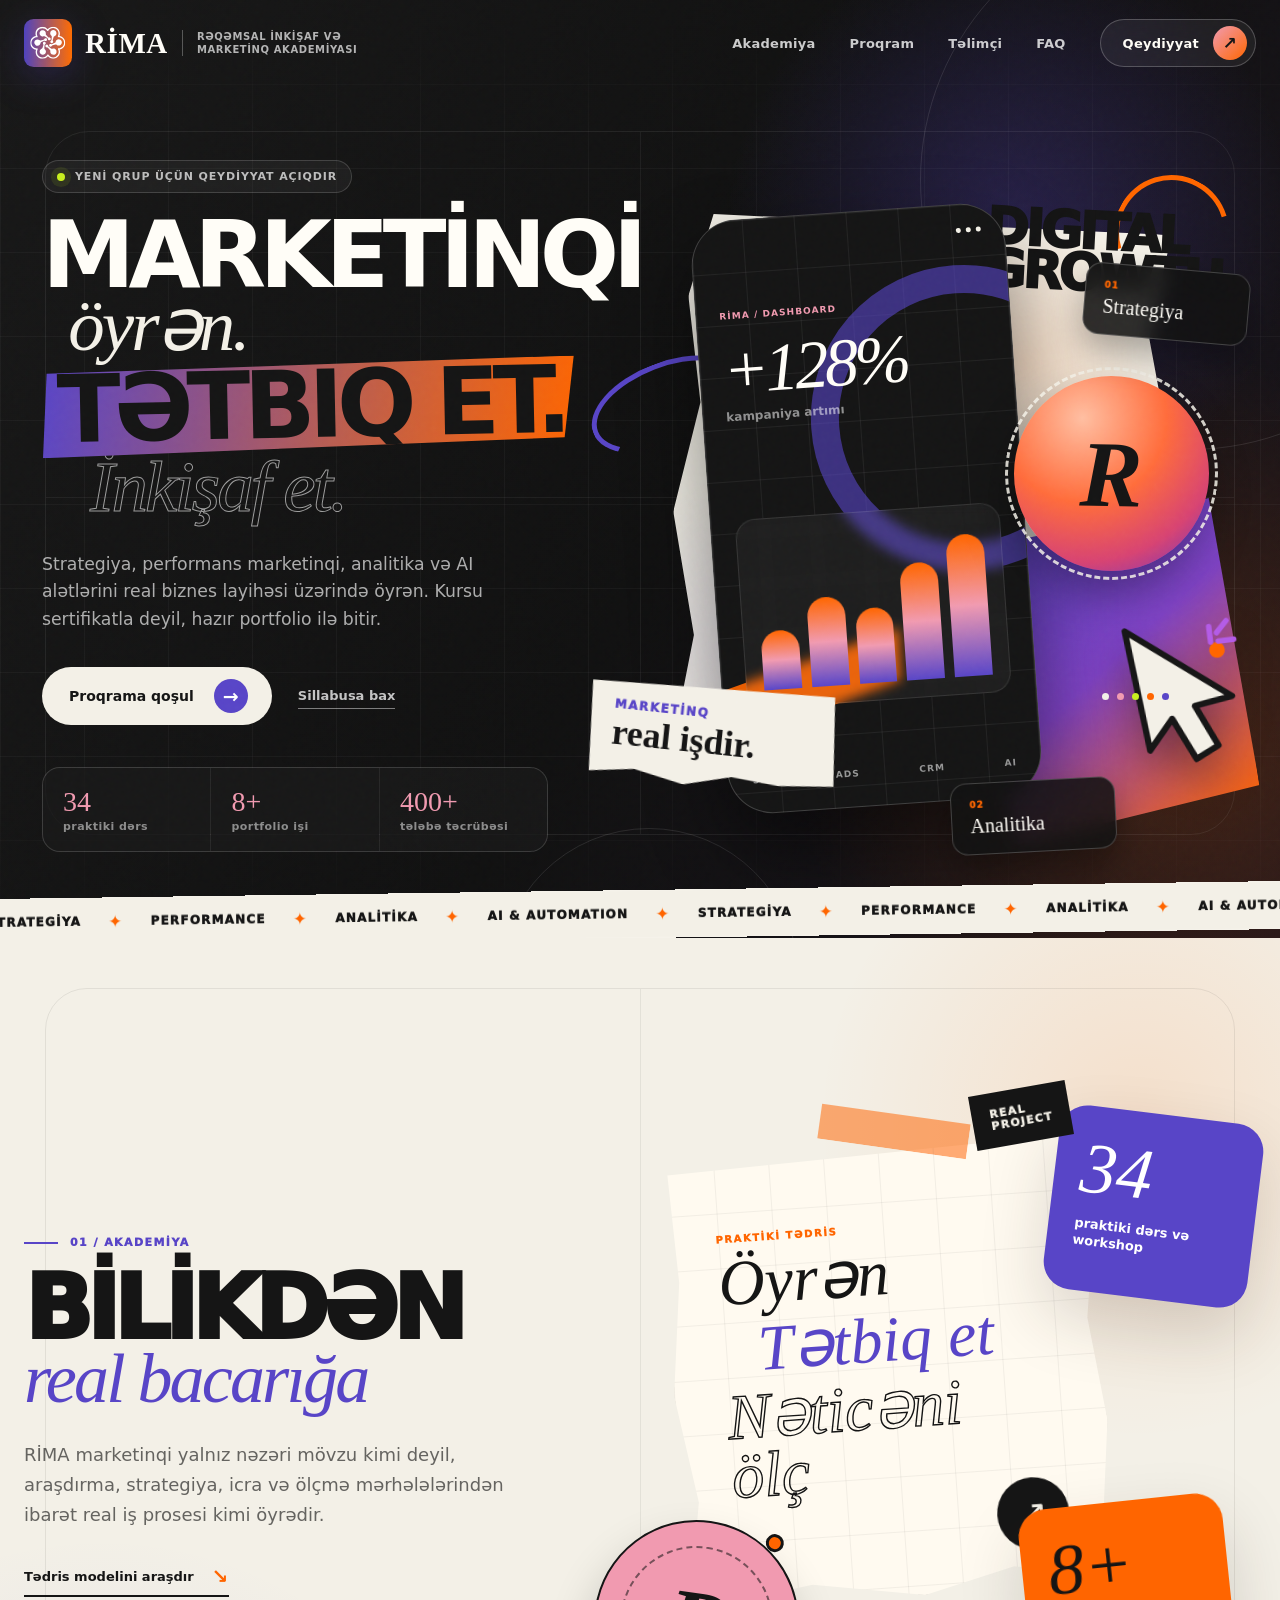
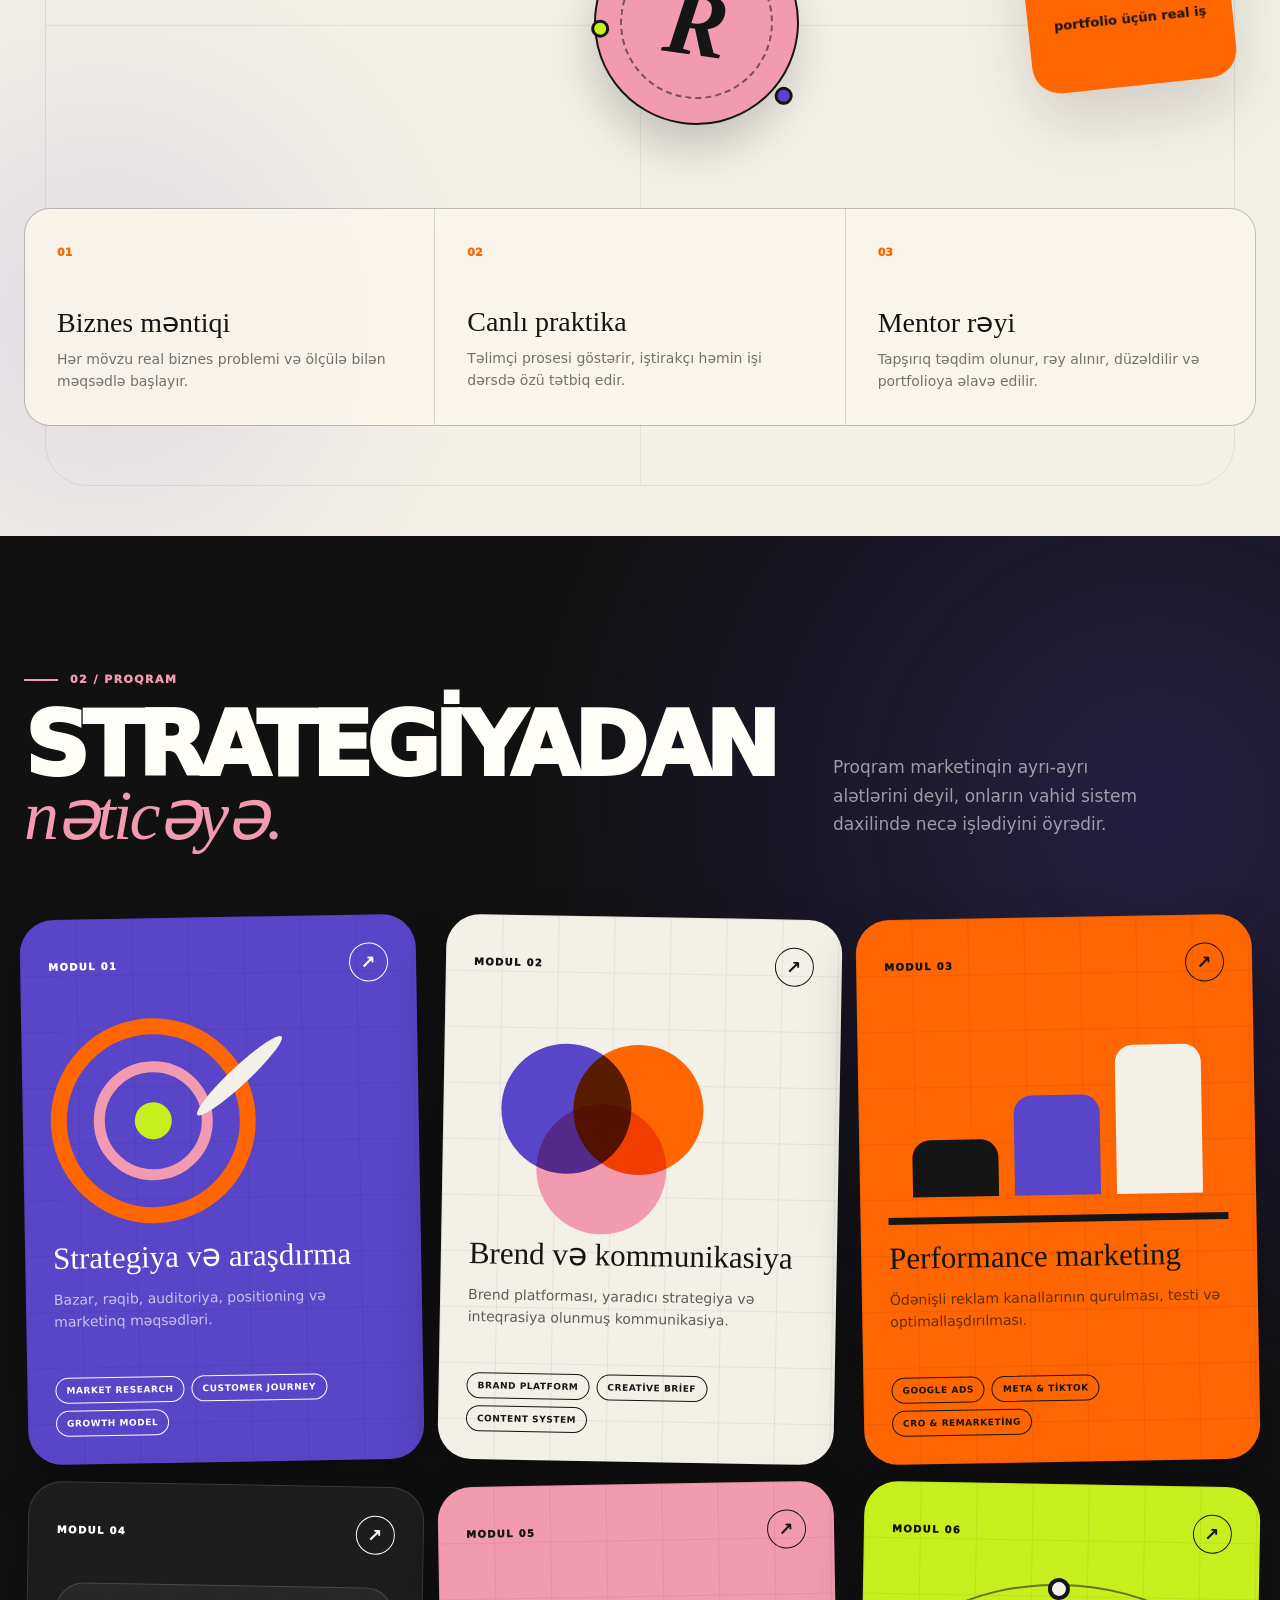
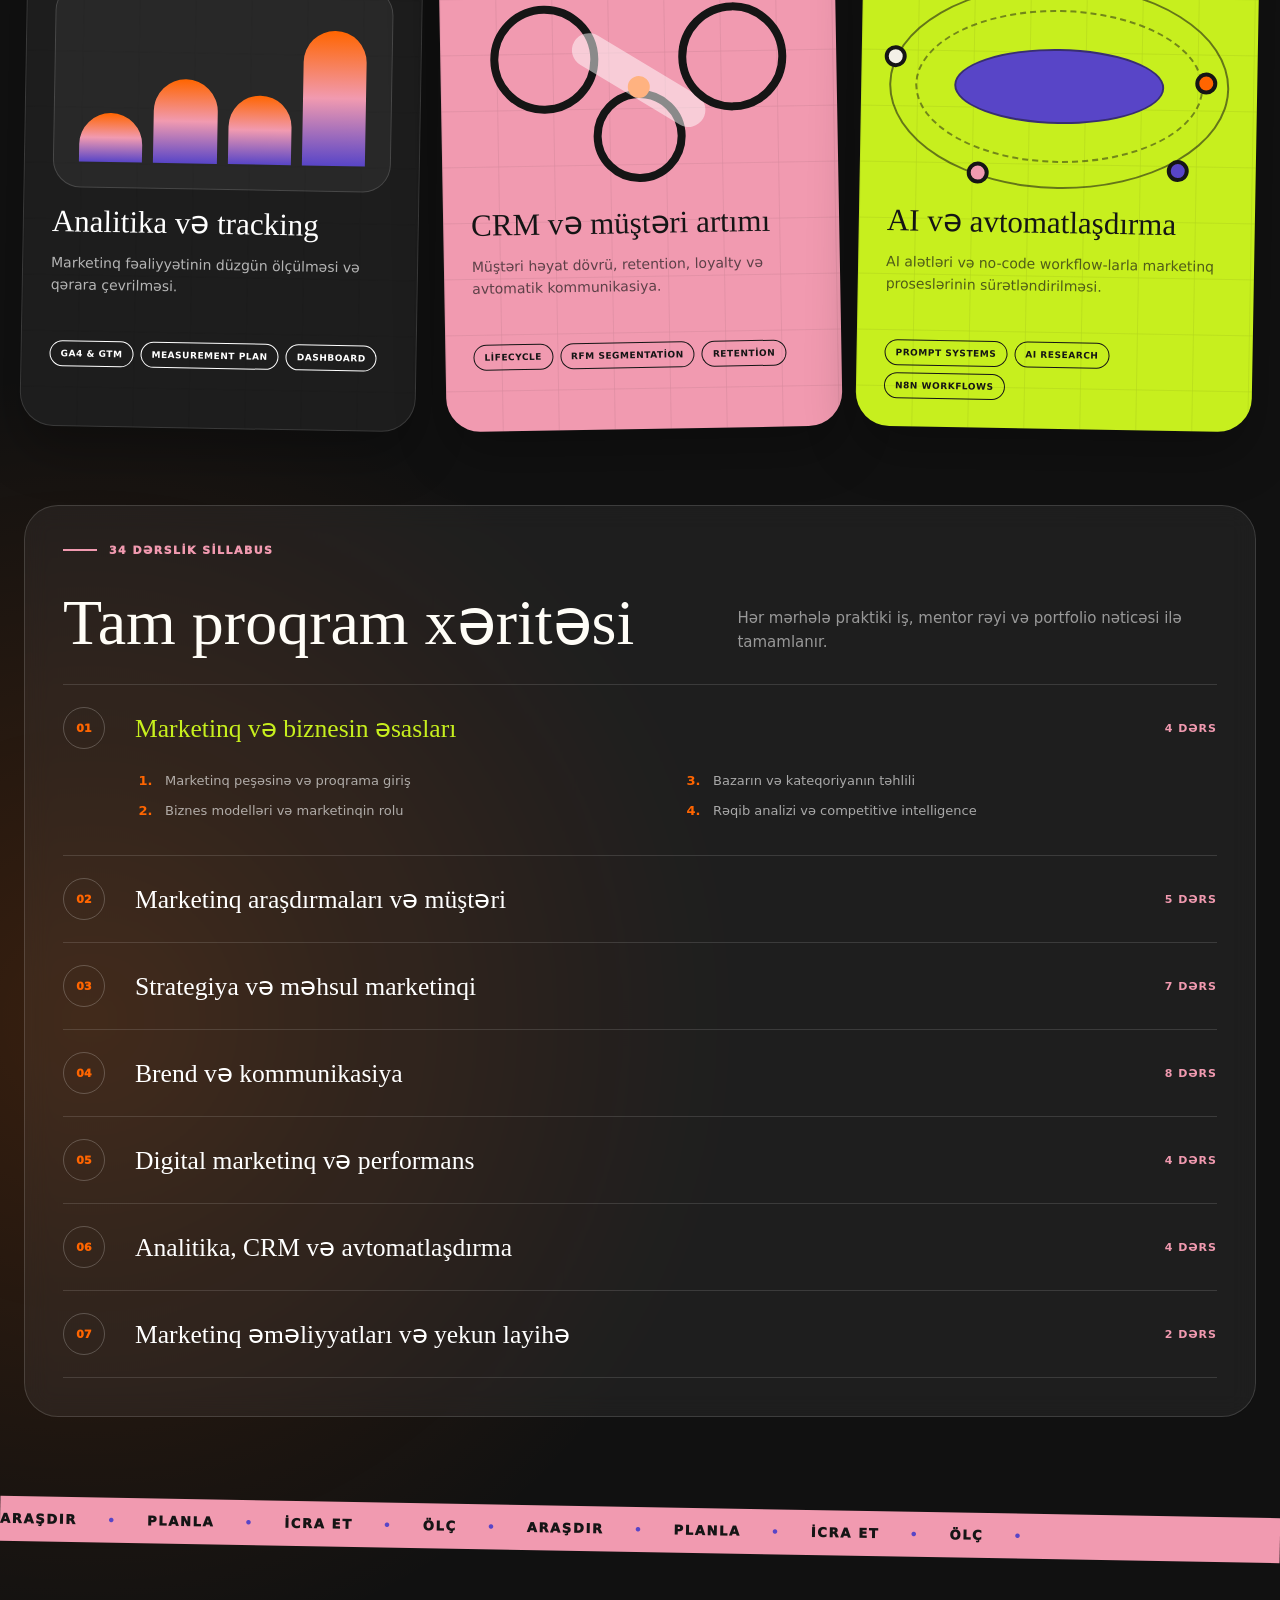
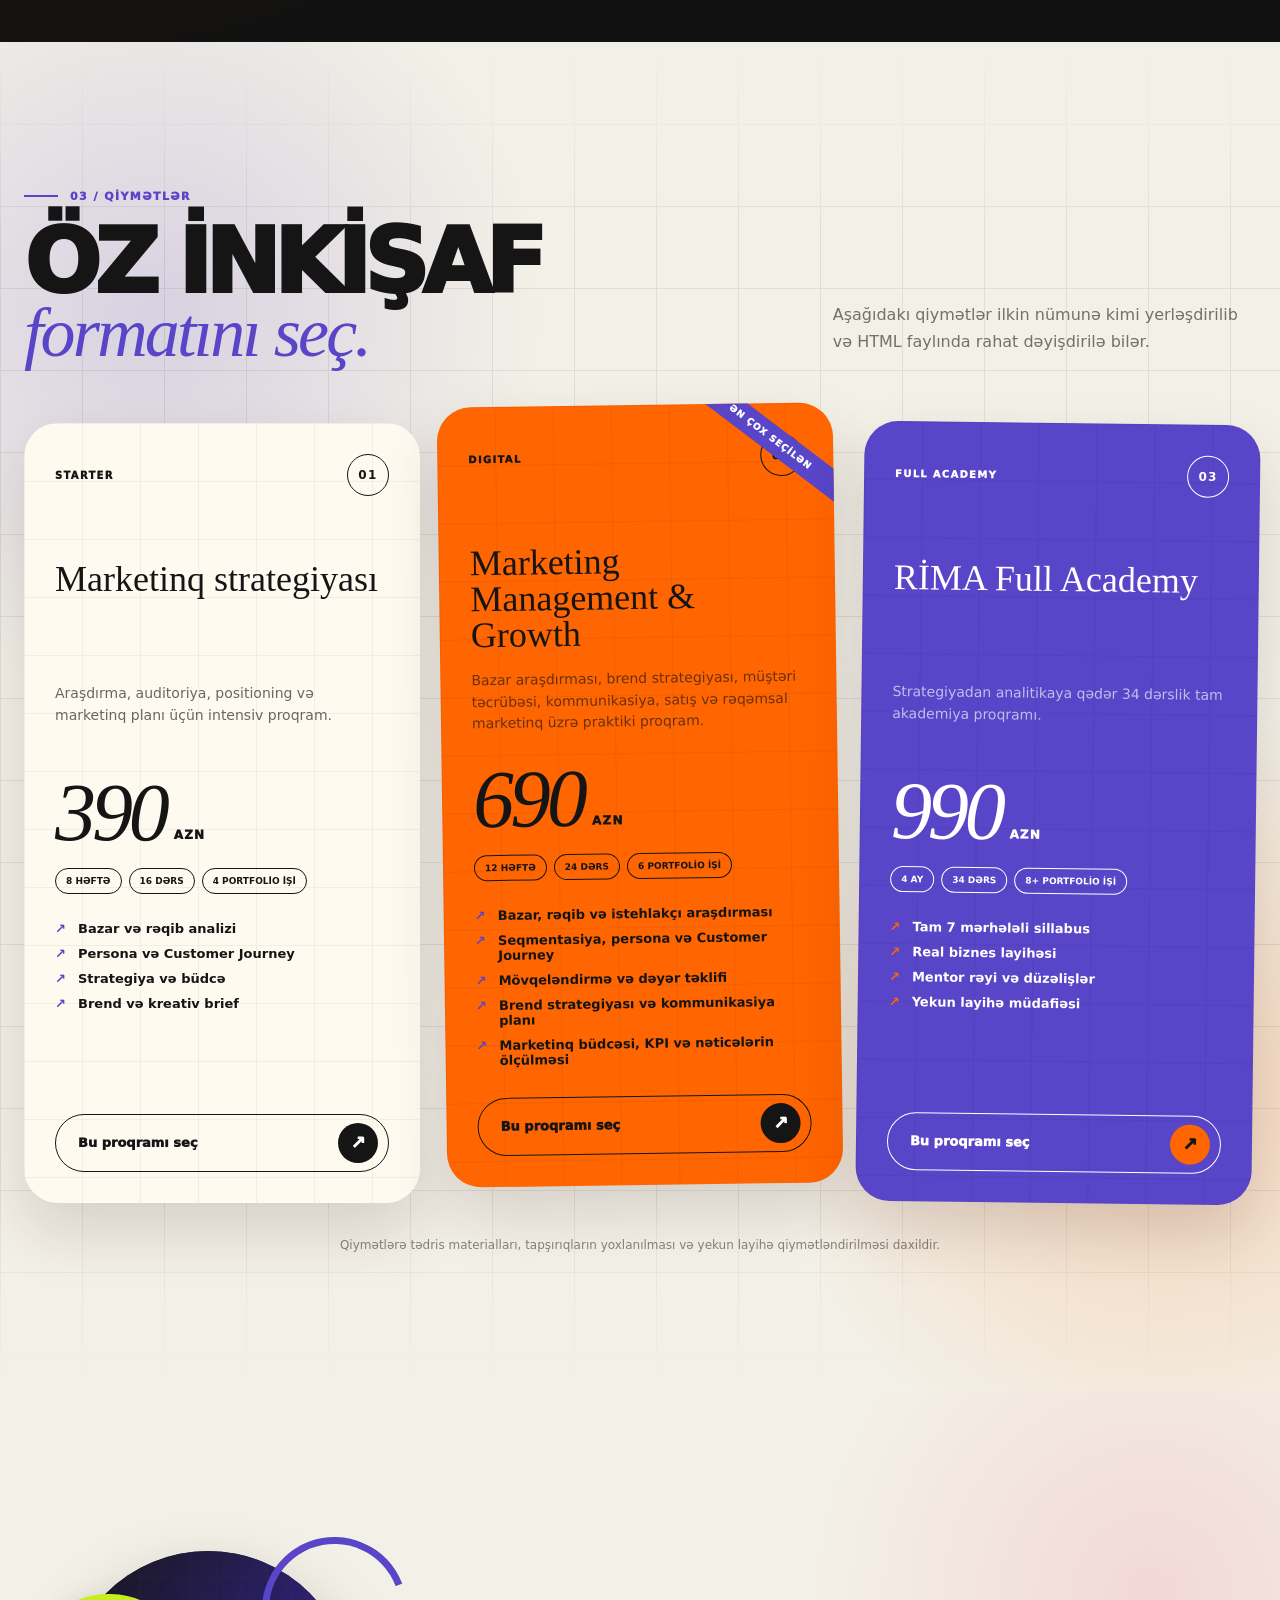
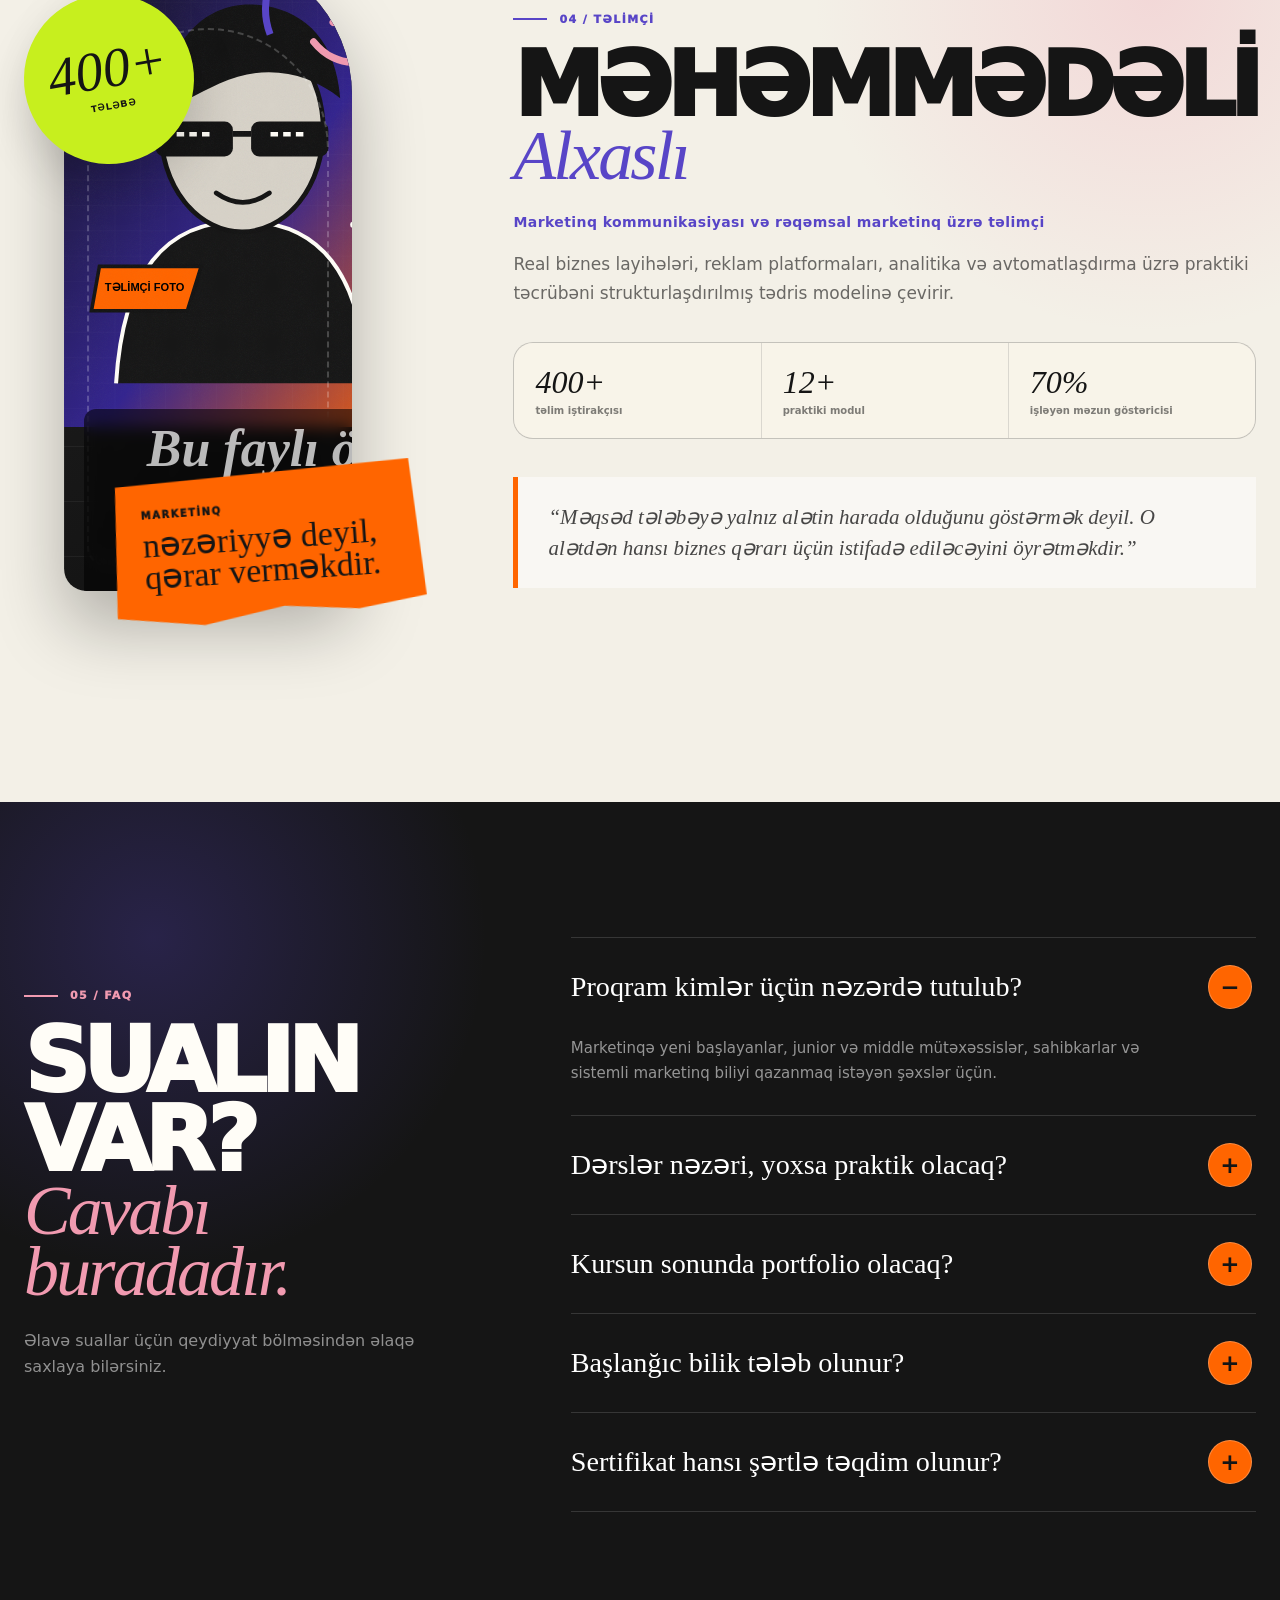
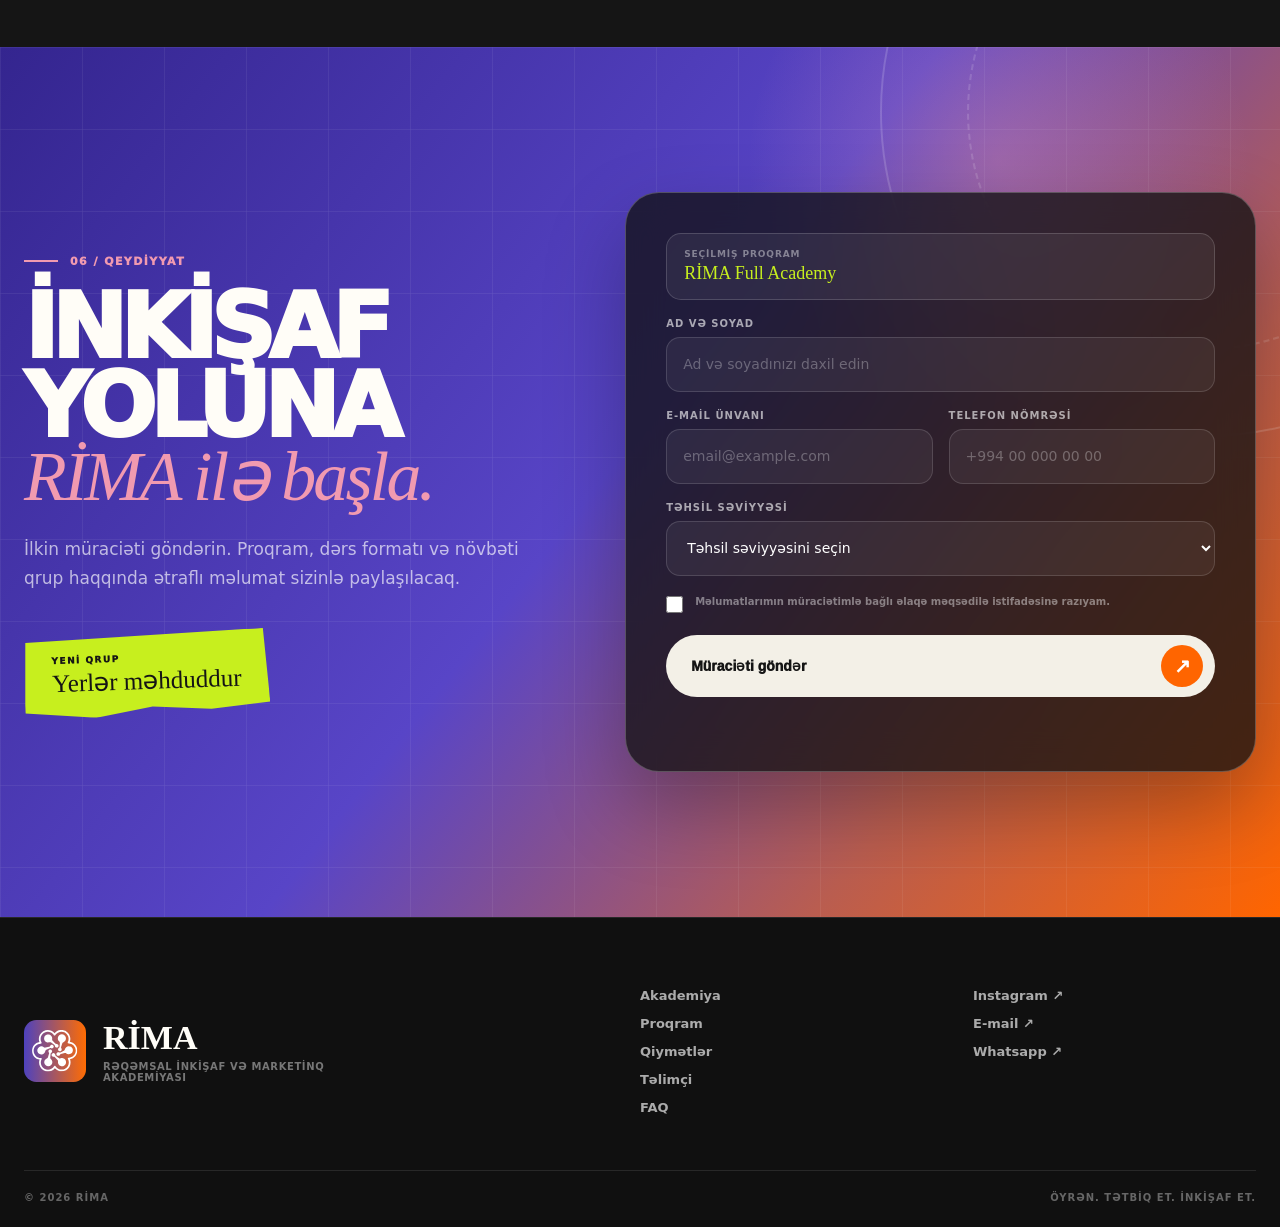
<file: index.html>
<!doctype html>
<html lang="az">
<head>
  <meta charset="utf-8" />
  <meta name="viewport" content="width=device-width, initial-scale=1" />
  <meta name="description" content="RİMA — Rəqəmsal İnkişaf və Marketinq Akademiyası. Strategiya, performans, analitika və AI üzrə praktiki təlim." />
  <meta name="theme-color" content="#161616" />
  <meta name="robots" content="index,follow" />
  <meta property="og:type" content="website" />
  <meta property="og:locale" content="az_AZ" />
  <meta property="og:title" content="RİMA — Rəqəmsal İnkişaf və Marketinq Akademiyası" />
  <meta property="og:description" content="Marketinqi öyrən. Tətbiq et. İnkişaf et. Strategiya, performance, analitika və AI üzrə praktiki akademiya." />
  <meta property="og:image" content="assets/social-preview.png" />
  <meta name="twitter:card" content="summary_large_image" />
  <link rel="manifest" href="manifest.webmanifest" />
  <title>RİMA — Rəqəmsal İnkişaf və Marketinq Akademiyası</title>
  <link rel="icon" href="assets/favicon.svg" type="image/svg+xml" />
  <link rel="stylesheet" href="style.css" />
</head>
<body>
  <div class="page-noise" aria-hidden="true"></div>

  <header class="site-header" id="top">
    <div class="nav-shell">
      <a class="brand" href="#top" aria-label="RİMA ana səhifə">
        <img class="brand-mark" src="assets/rima-mark.svg" alt="" />
        <span class="brand-copy">
          <strong>RİMA</strong>
          <small>Rəqəmsal inkişaf və<br />marketinq akademiyası</small>
        </span>
      </a>

      <button class="menu-toggle" type="button" aria-label="Menyunu aç" aria-expanded="false" aria-controls="main-menu">
        <span></span><span></span>
      </button>

      <nav class="main-menu" id="main-menu" aria-label="Əsas menyu">
        <a href="#academy">Akademiya</a>
        <a href="#program">Proqram</a>
        <a href="#mentor">Təlimçi</a>
        <a href="#faq">FAQ</a>
        <a class="menu-cta" href="#register">
          Qeydiyyat
          <span aria-hidden="true">↗</span>
        </a>
      </nav>
    </div>
  </header>

  <main>
    <section class="hero" aria-labelledby="hero-title">
      <div class="hero-grid-lines" aria-hidden="true"></div>
      <div class="hero-orbit hero-orbit-a" aria-hidden="true"></div>
      <div class="hero-orbit hero-orbit-b" aria-hidden="true"></div>

      <div class="hero-inner">
        <div class="hero-copy">
          <div class="hero-kicker">
            <span class="status-dot"></span>
            Yeni qrup üçün qeydiyyat açıqdır
          </div>

          <h1 id="hero-title">
            Marketinqi
            <span class="serif-line">öyrən.</span>
            <span class="accent-line">Tətbiq et.</span>
            <span class="serif-line muted-line">İnkişaf et.</span>
          </h1>

          <p class="hero-description">
            Strategiya, performans marketinqi, analitika və AI alətlərini real biznes layihəsi üzərində öyrən. Kursu sertifikatla deyil, hazır portfolio ilə bitir.
          </p>

          <div class="hero-actions">
            <a class="primary-btn" href="#register">
              Proqrama qoşul
              <span aria-hidden="true">→</span>
            </a>
            <a class="text-btn" href="#program">Sillabusa bax</a>
          </div>

          <div class="hero-proof" aria-label="Proqram göstəriciləri">
            <article>
              <strong>34</strong>
              <span>praktiki dərs</span>
            </article>
            <article>
              <strong>8+</strong>
              <span>portfolio işi</span>
            </article>
            <article>
              <strong>400+</strong>
              <span>tələbə təcrübəsi</span>
            </article>
          </div>
        </div>

        <div class="hero-art" aria-label="RİMA proqramını təsvir edən kollaj illüstrasiyası">
          <div class="paper-backdrop paper-one" aria-hidden="true"></div>
          <div class="paper-backdrop paper-two" aria-hidden="true"></div>

          <div class="hero-label label-top" aria-hidden="true">
            DIGITAL<br />GROWTH
          </div>

          <div class="phone-card" aria-hidden="true">
            <div class="phone-topbar">
              <span></span>
              <span></span>
              <span></span>
            </div>
            <div class="phone-copy">
              <small>RİMA / DASHBOARD</small>
              <strong>+128%</strong>
              <span>kampaniya artımı</span>
            </div>
            <div class="chart-bars">
              <i style="--h: 38%"></i>
              <i style="--h: 58%"></i>
              <i style="--h: 49%"></i>
              <i style="--h: 76%"></i>
              <i style="--h: 92%"></i>
            </div>
            <div class="phone-footer">
              <span>SEO</span><span>ADS</span><span>CRM</span><span>AI</span>
            </div>
          </div>

          <div class="cutout-sphere" aria-hidden="true">
            <span>R</span>
          </div>

          <div class="cursor-sticker" aria-hidden="true">
            <svg viewBox="0 0 180 210" role="img">
              <path d="M31 12 158 111l-49 7 24 54-30 14-25-55-33 37Z" fill="#f3f0e7" stroke="#161616" stroke-width="8" stroke-linejoin="round"/>
              <circle cx="146" cy="50" r="10" fill="#ff6500"/>
              <path d="M139 19v20M169 39h-20M162 14l-14 14" stroke="#b35be7" stroke-width="7" stroke-linecap="round"/>
            </svg>
          </div>

          <div class="torn-note" aria-hidden="true">
            <span>MARKETİNQ</span>
            <strong>real işdir.</strong>
          </div>

          <div class="mini-card mini-card-a" aria-hidden="true">
            <span>01</span>
            <strong>Strategiya</strong>
          </div>
          <div class="mini-card mini-card-b" aria-hidden="true">
            <span>02</span>
            <strong>Analitika</strong>
          </div>

          <div class="scribble scribble-one" aria-hidden="true"></div>
          <div class="scribble scribble-two" aria-hidden="true"></div>
          <div class="micro-dots" aria-hidden="true">
            <i></i><i></i><i></i><i></i><i></i>
          </div>
        </div>
      </div>

      <div class="hero-marquee" aria-hidden="true">
        <div>
          <span>STRATEGİYA</span><b>✦</b>
          <span>PERFORMANCE</span><b>✦</b>
          <span>ANALİTİKA</span><b>✦</b>
          <span>AI &amp; AUTOMATION</span><b>✦</b>
          <span>STRATEGİYA</span><b>✦</b>
          <span>PERFORMANCE</span><b>✦</b>
          <span>ANALİTİKA</span><b>✦</b>
          <span>AI &amp; AUTOMATION</span><b>✦</b>
        </div>
      </div>
    </section>

    <section class="academy-section content-section" id="academy" aria-labelledby="academy-title">
      <div class="section-grid-lines" aria-hidden="true"></div>

      <div class="content-shell academy-layout">
        <div class="academy-heading">
          <span class="section-index">01 / AKADEMİYA</span>
          <h2 id="academy-title">
            Bilikdən
            <span>real bacarığa</span>
          </h2>
          <p>
            RİMA marketinqi yalnız nəzəri mövzu kimi deyil, araşdırma, strategiya,
            icra və ölçmə mərhələlərindən ibarət real iş prosesi kimi öyrədir.
          </p>
          <a class="ink-link" href="#program">Tədris modelini araşdır <span>↘</span></a>
        </div>

        <div class="academy-collage" aria-label="RİMA tədris modelinin vizual təqdimatı">
          <article class="academy-paper academy-paper-main">
            <span class="paper-label">PRAKTİKİ TƏDRİS</span>
            <strong>Öyrən</strong>
            <strong>Tətbiq et</strong>
            <strong>Nəticəni ölç</strong>
            <div class="paper-arrow" aria-hidden="true">↗</div>
          </article>

          <article class="academy-paper academy-paper-purple">
            <span>34</span>
            <p>praktiki dərs və workshop</p>
          </article>

          <article class="academy-paper academy-paper-orange">
            <span>8+</span>
            <p>portfolio üçün real iş</p>
          </article>

          <div class="academy-orbit" aria-hidden="true">
            <i></i><i></i><i></i>
            <b>R</b>
          </div>

          <div class="academy-sticker" aria-hidden="true">REAL<br />PROJECT</div>
          <div class="academy-tape" aria-hidden="true"></div>
        </div>
      </div>

      <div class="academy-values content-shell">
        <article>
          <span>01</span>
          <h3>Biznes məntiqi</h3>
          <p>Hər mövzu real biznes problemi və ölçülə bilən məqsədlə başlayır.</p>
        </article>
        <article>
          <span>02</span>
          <h3>Canlı praktika</h3>
          <p>Təlimçi prosesi göstərir, iştirakçı həmin işi dərsdə özü tətbiq edir.</p>
        </article>
        <article>
          <span>03</span>
          <h3>Mentor rəyi</h3>
          <p>Tapşırıq təqdim olunur, rəy alınır, düzəldilir və portfolioya əlavə edilir.</p>
        </article>
      </div>
    </section>

    <section class="program-section content-section" id="program" aria-labelledby="program-title">
      <div class="content-shell">
        <div class="program-heading">
          <div>
            <span class="section-index section-index-light">02 / PROQRAM</span>
            <h2 id="program-title">Strategiyadan<br /><em>nəticəyə.</em></h2>
          </div>
          <p>
            Proqram marketinqin ayrı-ayrı alətlərini deyil, onların vahid sistem daxilində
            necə işlədiyini öyrədir.
          </p>
        </div>

        <div class="program-cards">
          <article class="program-card card-purple">
            <div class="program-card-top"><span>MODUL 01</span><b>↗</b></div>
            <div class="program-symbol symbol-target" aria-hidden="true"><i></i></div>
            <h3>Strategiya və araşdırma</h3>
            <p>Bazar, rəqib, auditoriya, positioning və marketinq məqsədləri.</p>
            <ul><li>Market research</li><li>Customer journey</li><li>Growth model</li></ul>
          </article>

          <article class="program-card card-paper">
            <div class="program-card-top"><span>MODUL 02</span><b>↗</b></div>
            <div class="program-symbol symbol-brand" aria-hidden="true"><i></i><i></i><i></i></div>
            <h3>Brend və kommunikasiya</h3>
            <p>Brend platforması, yaradıcı strategiya və inteqrasiya olunmuş kommunikasiya.</p>
            <ul><li>Brand platform</li><li>Creative brief</li><li>Content system</li></ul>
          </article>

          <article class="program-card card-orange">
            <div class="program-card-top"><span>MODUL 03</span><b>↗</b></div>
            <div class="program-symbol symbol-ads" aria-hidden="true"><i></i><i></i><i></i></div>
            <h3>Performance marketing</h3>
            <p>Ödənişli reklam kanallarının qurulması, testi və optimallaşdırılması.</p>
            <ul><li>Google Ads</li><li>Meta &amp; TikTok</li><li>CRO &amp; remarketing</li></ul>
          </article>

          <article class="program-card card-dark">
            <div class="program-card-top"><span>MODUL 04</span><b>↗</b></div>
            <div class="program-symbol symbol-data" aria-hidden="true"><i></i><i></i><i></i><i></i></div>
            <h3>Analitika və tracking</h3>
            <p>Marketinq fəaliyyətinin düzgün ölçülməsi və qərara çevrilməsi.</p>
            <ul><li>GA4 &amp; GTM</li><li>Measurement plan</li><li>Dashboard</li></ul>
          </article>

          <article class="program-card card-pink">
            <div class="program-card-top"><span>MODUL 05</span><b>↗</b></div>
            <div class="program-symbol symbol-crm" aria-hidden="true"><i></i><i></i><i></i></div>
            <h3>CRM və müştəri artımı</h3>
            <p>Müştəri həyat dövrü, retention, loyalty və avtomatik kommunikasiya.</p>
            <ul><li>Lifecycle</li><li>RFM segmentation</li><li>Retention</li></ul>
          </article>

          <article class="program-card card-acid">
            <div class="program-card-top"><span>MODUL 06</span><b>↗</b></div>
            <div class="program-symbol symbol-ai" aria-hidden="true"><i></i><i></i><i></i><i></i><i></i></div>
            <h3>AI və avtomatlaşdırma</h3>
            <p>AI alətləri və no-code workflow-larla marketinq proseslərinin sürətləndirilməsi.</p>
            <ul><li>Prompt systems</li><li>AI research</li><li>n8n workflows</li></ul>
          </article>
        </div>
      </div>

      <div class="content-shell syllabus-board" aria-labelledby="syllabus-title">
        <div class="syllabus-heading">
          <span class="section-index section-index-light">34 DƏRSLİK SİLLABUS</span>
          <h3 id="syllabus-title">Tam proqram xəritəsi</h3>
          <p>Hər mərhələ praktiki iş, mentor rəyi və portfolio nəticəsi ilə tamamlanır.</p>
        </div>

        <div class="syllabus-list">
          <details open>
            <summary><span>01</span><strong>Marketinq və biznesin əsasları</strong><em>4 dərs</em></summary>
            <ol>
              <li>Marketinq peşəsinə və proqrama giriş</li>
              <li>Biznes modelləri və marketinqin rolu</li>
              <li>Bazarın və kateqoriyanın təhlili</li>
              <li>Rəqib analizi və competitive intelligence</li>
            </ol>
          </details>
          <details>
            <summary><span>02</span><strong>Marketinq araşdırmaları və müştəri</strong><em>5 dərs</em></summary>
            <ol start="5">
              <li>Marketinq araşdırmasının dizaynı</li>
              <li>Keyfiyyət araşdırmaları</li>
              <li>Kəmiyyət araşdırmaları və sorğu hazırlığı</li>
              <li>Seqmentləşdirmə, ICP, persona və JTBD</li>
              <li>Customer Journey və marketinq funnel</li>
            </ol>
          </details>
          <details>
            <summary><span>03</span><strong>Strategiya və məhsul marketinqi</strong><em>7 dərs</em></summary>
            <ol start="10">
              <li>Mövqeləndirmə və dəyər təklifi</li>
              <li>Marketinq məqsədləri və strategiya</li>
              <li>Growth modeli və kanal strategiyası</li>
              <li>Product marketing və product–market fit</li>
              <li>Go-to-market və məhsulun bazara çıxarılması</li>
              <li>Qiymət strategiyası</li>
              <li>Marketinq büdcəsi və unit economics</li>
            </ol>
          </details>
          <details>
            <summary><span>04</span><strong>Brend və kommunikasiya</strong><em>8 dərs</em></summary>
            <ol start="17">
              <li>Brend strategiyası və brend platforması</li>
              <li>Brend arxitekturası, şəxsiyyəti və arxetiplər</li>
              <li>Brendin ölçülməsi</li>
              <li>İnteqrasiya edilmiş marketinq kommunikasiyası</li>
              <li>Kreativ strategiya və brief</li>
              <li>Content marketing və kontent sistemi</li>
              <li>PR, event, influencer və CSR</li>
              <li>B2B marketinq və sales enablement</li>
            </ol>
          </details>
          <details>
            <summary><span>05</span><strong>Digital marketinq və performans</strong><em>4 dərs</em></summary>
            <ol start="25">
              <li>SEO və search intent</li>
              <li>Google Ads</li>
              <li>Meta, TikTok və LinkedIn reklamları</li>
              <li>Landing page, CRO və A/B test</li>
            </ol>
          </details>
          <details>
            <summary><span>06</span><strong>Analitika, CRM və avtomatlaşdırma</strong><em>4 dərs</em></summary>
            <ol start="29">
              <li>GA4, GTM və ölçmə planı</li>
              <li>Dashboard, attribution və eksperimentlər</li>
              <li>CRM və lifecycle marketing</li>
              <li>AI və marketinq avtomatlaşdırılması</li>
            </ol>
          </details>
          <details>
            <summary><span>07</span><strong>Marketinq əməliyyatları və yekun layihə</strong><em>2 dərs</em></summary>
            <ol start="33">
              <li>Marketing operations, layihə idarəetməsi və hüquq</li>
              <li>Yekun layihənin təqdimatı və müdafiəsi</li>
            </ol>
          </details>
        </div>
      </div>

      <div class="program-marquee" aria-hidden="true">
        <div>
          <span>ARAŞDIR</span><b>•</b><span>PLANLA</span><b>•</b><span>İCRA ET</span><b>•</b><span>ÖLÇ</span><b>•</b>
          <span>ARAŞDIR</span><b>•</b><span>PLANLA</span><b>•</b><span>İCRA ET</span><b>•</b><span>ÖLÇ</span><b>•</b>
        </div>
      </div>
    </section>


    <section class="pricing-section content-section" id="pricing" aria-labelledby="pricing-title">
      <div class="pricing-grid-bg" aria-hidden="true"></div>
      <div class="content-shell">
        <div class="pricing-heading">
          <div>
            <span class="section-index">03 / QİYMƏTLƏR</span>
            <h2 id="pricing-title">Öz inkişaf<br /><em>formatını seç.</em></h2>
          </div>
          <p>Aşağıdakı qiymətlər ilkin nümunə kimi yerləşdirilib və HTML faylında rahat dəyişdirilə bilər.</p>
        </div>

        <div class="pricing-cards">
          <article class="price-card price-paper">
            <div class="price-top"><span>STARTER</span><b>01</b></div>
            <h3>Marketinq strategiyası</h3>
            <p class="price-desc">Araşdırma, auditoriya, positioning və marketinq planı üçün intensiv proqram.</p>
            <div class="price"><strong>390</strong><span>AZN</span></div>
            <div class="price-meta"><span>8 həftə</span><span>16 dərs</span><span>4 portfolio işi</span></div>
            <ul>
              <li>Bazar və rəqib analizi</li>
              <li>Persona və Customer Journey</li>
              <li>Strategiya və büdcə</li>
              <li>Brend və kreativ brief</li>
            </ul>
            <a class="price-button choose-course" href="#register" data-course="Marketinq strategiyası — 390 AZN">Bu proqramı seç <span>↗</span></a>
          </article>

          <article class="price-card price-orange">
            <div class="popular-label">ƏN ÇOX SEÇİLƏN</div>
            <div class="price-top"><span>DIGITAL</span><b>02</b></div>
            <h3>Marketing Management &amp; Growth</h3>
            <p class="price-desc">Bazar araşdırması, brend strategiyası, müştəri təcrübəsi, kommunikasiya, satış və rəqəmsal marketinq üzrə praktiki proqram.</p>
            <div class="price"><strong>690</strong><span>AZN</span></div>
            <div class="price-meta"><span>12 həftə</span><span>24 dərs</span><span>6 portfolio işi</span></div>
            <ul>
              <li>Bazar, rəqib və istehlakçı araşdırması</li>
              <li>Seqmentasiya, persona və Customer Journey</li>
              <li>Mövqeləndirmə və dəyər təklifi</li>
              <li>Brend strategiyası və kommunikasiya planı</li>
              <li>Marketinq büdcəsi, KPI və nəticələrin ölçülməsi</li>
            </ul>
            <a class="price-button choose-course" href="#register" data-course="Marketing Management & Growth — 690 AZN">Bu proqramı seç <span>↗</span></a>
          </article>

          <article class="price-card price-purple featured-price">
            <div class="price-top"><span>FULL ACADEMY</span><b>03</b></div>
            <h3>RİMA Full Academy</h3>
            <p class="price-desc">Strategiyadan analitikaya qədər 34 dərslik tam akademiya proqramı.</p>
            <div class="price"><strong>990</strong><span>AZN</span></div>
            <div class="price-meta"><span>4 ay</span><span>34 dərs</span><span>8+ portfolio işi</span></div>
            <ul>
              <li>Tam 7 mərhələli sillabus</li>
              <li>Real biznes layihəsi</li>
              <li>Mentor rəyi və düzəlişlər</li>
              <li>Yekun layihə müdafiəsi</li>
            </ul>
            <a class="price-button choose-course" href="#register" data-course="RİMA Full Academy — 990 AZN">Bu proqramı seç <span>↗</span></a>
          </article>
        </div>

        <p class="pricing-note">Qiymətlərə tədris materialları, tapşırıqların yoxlanılması və yekun layihə qiymətləndirilməsi daxildir.</p>
      </div>
    </section>

    <section class="mentor-section content-section" id="mentor" aria-labelledby="mentor-title">
      <div class="content-shell mentor-layout">
        <div class="mentor-visual">
          <div class="mentor-photo">
            <img src="assets/mentor-placeholder.svg" alt="RİMA təlimçisi üçün müvəqqəti kollaj vizualı" />
            <span class="mentor-replace-note">Bu faylı öz şəklinizlə əvəz edin: assets/mentor-placeholder.svg</span>
          </div>
          <div class="mentor-caption">
            <span>MARKETİNQ</span>
            <strong>nəzəriyyə deyil,<br />qərar verməkdir.</strong>
          </div>
          <div class="mentor-sticker" aria-hidden="true">400+<small>TƏLƏBƏ</small></div>
          <div class="mentor-scribble" aria-hidden="true"></div>
        </div>

        <div class="mentor-copy">
          <span class="section-index">04 / TƏLİMÇİ</span>
          <h2 id="mentor-title">Məhəmmədəli<br /><em>Alxaslı</em></h2>
          <p class="mentor-role">Marketinq kommunikasiyası və rəqəmsal marketinq üzrə təlimçi</p>
          <p class="mentor-intro">
            Real biznes layihələri, reklam platformaları, analitika və avtomatlaşdırma
            üzrə praktiki təcrübəni strukturlaşdırılmış tədris modelinə çevirir.
          </p>

          <div class="mentor-facts">
            <article><strong>400+</strong><span>təlim iştirakçısı</span></article>
            <article><strong>12+</strong><span>praktiki modul</span></article>
            <article><strong>70%</strong><span>işləyən məzun göstəricisi</span></article>
          </div>

          <blockquote>
            “Məqsəd tələbəyə yalnız alətin harada olduğunu göstərmək deyil. O alətdən
            hansı biznes qərarı üçün istifadə ediləcəyini öyrətməkdir.”
          </blockquote>
        </div>
      </div>
    </section>

    <section class="faq-section content-section" id="faq" aria-labelledby="faq-title">
      <div class="content-shell faq-layout">
        <div class="faq-heading">
          <span class="section-index section-index-light">05 / FAQ</span>
          <h2 id="faq-title">Sualın var?<br /><em>Cavabı buradadır.</em></h2>
          <p>Əlavə suallar üçün qeydiyyat bölməsindən əlaqə saxlaya bilərsiniz.</p>
        </div>

        <div class="faq-list">
          <article class="faq-item is-open">
            <button class="faq-question" type="button" aria-expanded="true">
              <span>Proqram kimlər üçün nəzərdə tutulub?</span><b>−</b>
            </button>
            <div class="faq-answer">
              <p>Marketinqə yeni başlayanlar, junior və middle mütəxəssislər, sahibkarlar və sistemli marketinq biliyi qazanmaq istəyən şəxslər üçün.</p>
            </div>
          </article>

          <article class="faq-item">
            <button class="faq-question" type="button" aria-expanded="false">
              <span>Dərslər nəzəri, yoxsa praktik olacaq?</span><b>+</b>
            </button>
            <div class="faq-answer">
              <p>Hər dərs qısa nəzəri çərçivə, real nümunə, canlı demonstrasiya və iştirakçının praktiki işi əsasında keçirilir.</p>
            </div>
          </article>

          <article class="faq-item">
            <button class="faq-question" type="button" aria-expanded="false">
              <span>Kursun sonunda portfolio olacaq?</span><b>+</b>
            </button>
            <div class="faq-answer">
              <p>Bəli. İştirakçı bazar analizi, strategiya, kampaniya planı, tracking planı və yekun layihə daxil olmaqla portfolio işləri hazırlayır.</p>
            </div>
          </article>

          <article class="faq-item">
            <button class="faq-question" type="button" aria-expanded="false">
              <span>Başlanğıc bilik tələb olunur?</span><b>+</b>
            </button>
            <div class="faq-answer">
              <p>Xüsusi texniki bilik məcburi deyil. Ancaq dərslərarası praktiki tapşırıqları yerinə yetirmək və şəxsi noutbukla iştirak etmək vacibdir.</p>
            </div>
          </article>

          <article class="faq-item">
            <button class="faq-question" type="button" aria-expanded="false">
              <span>Sertifikat hansı şərtlə təqdim olunur?</span><b>+</b>
            </button>
            <div class="faq-answer">
              <p>Sertifikat davamiyyət, praktiki tapşırıqlar və yekun layihənin uğurla tamamlanması əsasında təqdim edilir.</p>
            </div>
          </article>
        </div>
      </div>
    </section>

    <section class="register-section content-section" id="register" aria-labelledby="register-title">
      <div class="register-grid" aria-hidden="true"></div>
      <div class="register-orbit" aria-hidden="true"></div>

      <div class="content-shell register-layout">
        <div class="register-copy">
          <span class="section-index section-index-light">06 / QEYDİYYAT</span>
          <h2 id="register-title">İnkişaf yoluna<br /><em>RİMA ilə başla.</em></h2>
          <p>
            İlkin müraciəti göndərin. Proqram, dərs formatı və növbəti qrup haqqında
            ətraflı məlumat sizinlə paylaşılacaq.
          </p>

          <div class="register-note">
            <span>YENİ QRUP</span>
            <strong>Yerlər məhduddur</strong>
          </div>
        </div>

        <form class="register-form" id="registration-form" action="https://formspree.io/f/meeyeoog" method="POST" novalidate>
          <input type="hidden" name="course" id="selected-course" value="RİMA Full Academy" />

          <div class="selected-program" id="selected-program-box">
            <span>Seçilmiş proqram</span>
            <strong id="selected-program-name">RİMA Full Academy</strong>
          </div>

          <label>
            <span>Ad və soyad</span>
            <input type="text" name="name" autocomplete="name" placeholder="Ad və soyadınızı daxil edin" minlength="3" required />
          </label>

          <div class="form-row">
            <label>
              <span>E-mail ünvanı</span>
              <input type="email" name="email" autocomplete="email" placeholder="email@example.com" required />
            </label>
            <label>
              <span>Telefon nömrəsi</span>
              <input type="tel" name="phone" autocomplete="tel" inputmode="tel" placeholder="+994 00 000 00 00" pattern="[+0-9()\s-]{9,20}" required />
            </label>
          </div>

          <label>
            <span>Təhsil səviyyəsi</span>
            <select name="education" required>
              <option value="" selected disabled>Təhsil səviyyəsini seçin</option>
              <option>Orta təhsil</option>
              <option>Peşə təhsili</option>
              <option>Bakalavr tələbəsi</option>
              <option>Bakalavr məzunu</option>
              <option>Magistr tələbəsi</option>
              <option>Magistr məzunu</option>
              <option>Doktorantura</option>
              <option>Digər</option>
            </select>
          </label>

          <label class="form-consent">
            <input type="checkbox" name="consent" required />
            <span>Məlumatlarımın müraciətimlə bağlı əlaqə məqsədilə istifadəsinə razıyam.</span>
          </label>

          <button class="submit-btn" type="submit">
            Müraciəti göndər
            <span aria-hidden="true">↗</span>
          </button>
          <p class="form-message" id="form-message" role="status" aria-live="polite"></p>
        </form>
      </div>
    </section>

    <footer class="site-footer">
      <div class="content-shell footer-main">
        <a class="footer-brand" href="#top">
          <img src="assets/rima-mark.svg" alt="" />
          <span><strong>RİMA</strong><small>Rəqəmsal İnkişaf və Marketinq Akademiyası</small></span>
        </a>

        <div class="footer-links">
          <a href="#academy">Akademiya</a>
          <a href="#program">Proqram</a>
          <a href="#pricing">Qiymətlər</a>
          <a href="#mentor">Təlimçi</a>
          <a href="#faq">FAQ</a>
        </div>

        <div class="footer-social">
          <a href="https://www.instagram.com/rimaacademy.az/" data-config-link="instagramUrl">Instagram ↗</a>
          <a href="mailto:email@example.com" data-config-link="contactEmail">E-mail ↗</a>
          <a href="https://wa.me/994552338404" data-config-link="whatsappUrl">Whatsapp ↗</a>
        </div>
      </div>

      <div class="content-shell footer-bottom">
        <span>© <span id="current-year"></span> RİMA</span>
        <span>Öyrən. Tətbiq et. İnkişaf et.</span>
      </div>
    </footer>
  </main>

  <script src="config.js"></script>
  <script src="script.js"></script>
</body>
</html>
</file>
<file: style.css>
:root {
  --purple: #5845c7;
  --purple-deep: #34258f;
  --orange: #ff6500;
  --terracotta: #b95d50;
  --pink: #f19ab0;
  --acid: #c7ef1e;
  --paper: #f3f0e7;
  --white: #fffdf7;
  --ink: #151515;
  --muted: #a9a59d;
  --header-height: 86px;
  --radius: 28px;
}

* {
  box-sizing: border-box;
}

html {
  scroll-behavior: smooth;
}

body {
  margin: 0;
  min-width: 320px;
  color: var(--white);
  background: var(--ink);
  font-family: Inter, ui-sans-serif, system-ui, -apple-system, BlinkMacSystemFont, "Segoe UI", sans-serif;
  overflow-x: hidden;
}

body.menu-open {
  overflow: hidden;
}

button,
a {
  -webkit-tap-highlight-color: transparent;
}

a {
  color: inherit;
  text-decoration: none;
}

img,
svg {
  display: block;
}

.page-noise {
  position: fixed;
  inset: 0;
  z-index: 100;
  pointer-events: none;
  opacity: 0.11;
  mix-blend-mode: soft-light;
  background-image: url("data:image/svg+xml,%3Csvg viewBox='0 0 180 180' xmlns='http://www.w3.org/2000/svg'%3E%3Cfilter id='n'%3E%3CfeTurbulence type='fractalNoise' baseFrequency='.9' numOctaves='4' stitchTiles='stitch'/%3E%3C/filter%3E%3Crect width='100%25' height='100%25' filter='url(%23n)' opacity='.75'/%3E%3C/svg%3E");
}

.site-header {
  position: absolute;
  inset: 0 0 auto;
  z-index: 30;
  height: var(--header-height);
  display: flex;
  align-items: center;
}

.nav-shell {
  width: min(1380px, calc(100% - 48px));
  margin: 0 auto;
  display: flex;
  align-items: center;
  justify-content: space-between;
  gap: 36px;
}

.brand {
  display: inline-flex;
  align-items: center;
  gap: 13px;
  min-width: 260px;
}

.brand-mark {
  width: 48px;
  height: 48px;
  filter: drop-shadow(0 10px 18px rgba(88, 69, 199, 0.25));
}

.brand-copy {
  display: flex;
  align-items: center;
  gap: 14px;
}

.brand-copy strong {
  font-family: Georgia, "Times New Roman", serif;
  font-size: 29px;
  line-height: 1;
  letter-spacing: 0.02em;
}

.brand-copy small {
  padding-left: 14px;
  border-left: 1px solid rgba(255, 255, 255, 0.28);
  color: rgba(255, 255, 255, 0.68);
  font-size: 10px;
  font-weight: 700;
  line-height: 1.3;
  letter-spacing: 0.06em;
  text-transform: uppercase;
}

.main-menu {
  display: flex;
  align-items: center;
  gap: 34px;
  font-size: 13px;
  font-weight: 800;
  letter-spacing: 0.02em;
}

.main-menu > a:not(.menu-cta) {
  position: relative;
  padding: 12px 0;
  color: rgba(255, 255, 255, 0.78);
}

.main-menu > a:not(.menu-cta)::after {
  content: "";
  position: absolute;
  left: 0;
  right: 100%;
  bottom: 7px;
  height: 2px;
  background: var(--orange);
  transition: right 180ms ease;
}

.main-menu > a:not(.menu-cta):hover {
  color: #fff;
}

.main-menu > a:not(.menu-cta):hover::after {
  right: 0;
}

.menu-cta {
  display: inline-flex;
  align-items: center;
  gap: 14px;
  min-height: 48px;
  padding: 0 8px 0 22px;
  border: 1px solid rgba(255, 255, 255, 0.22);
  border-radius: 999px;
  background: rgba(255, 255, 255, 0.06);
  backdrop-filter: blur(14px);
  transition: border-color 180ms ease, transform 180ms ease;
}

.menu-cta span {
  width: 34px;
  height: 34px;
  display: grid;
  place-items: center;
  border-radius: 50%;
  color: var(--ink);
  background: linear-gradient(135deg, var(--pink), var(--orange));
  font-size: 17px;
}

.menu-cta:hover {
  transform: translateY(-2px);
  border-color: rgba(255, 255, 255, 0.5);
}

.menu-toggle {
  display: none;
  width: 52px;
  height: 52px;
  padding: 0;
  border: 1px solid rgba(255, 255, 255, 0.25);
  border-radius: 50%;
  background: rgba(255, 255, 255, 0.06);
  cursor: pointer;
}

.menu-toggle span {
  width: 20px;
  height: 2px;
  display: block;
  margin: 5px auto;
  background: white;
  transition: transform 180ms ease;
}

.hero {
  position: relative;
  min-height: 100svh;
  padding: calc(var(--header-height) + 60px) 0 72px;
  overflow: hidden;
  background:
    radial-gradient(circle at 79% 24%, rgba(88, 69, 199, 0.30), transparent 23%),
    radial-gradient(circle at 93% 80%, rgba(255, 101, 0, 0.18), transparent 28%),
    linear-gradient(118deg, #181818 0%, #111 53%, #18131b 100%);
}

.hero::before {
  content: "";
  position: absolute;
  inset: 0;
  background-image:
    linear-gradient(rgba(255,255,255,.035) 1px, transparent 1px),
    linear-gradient(90deg, rgba(255,255,255,.035) 1px, transparent 1px);
  background-size: 84px 84px;
  mask-image: linear-gradient(to bottom, transparent 0, #000 18%, #000 80%, transparent 100%);
}

.hero-grid-lines {
  position: absolute;
  inset: 14% 3.5% 11%;
  border: 1px solid rgba(255,255,255,.07);
  border-radius: 44px;
  pointer-events: none;
}

.hero-grid-lines::before,
.hero-grid-lines::after {
  content: "";
  position: absolute;
  background: rgba(255,255,255,.055);
}

.hero-grid-lines::before {
  top: 0;
  bottom: 0;
  left: 50%;
  width: 1px;
}

.hero-grid-lines::after {
  left: 0;
  right: 0;
  top: 52%;
  height: 1px;
}

.hero-orbit {
  position: absolute;
  border: 1px solid rgba(255, 255, 255, 0.1);
  border-radius: 50%;
  pointer-events: none;
}

.hero-orbit-a {
  width: 540px;
  height: 540px;
  right: -180px;
  top: -90px;
}

.hero-orbit-b {
  width: 300px;
  height: 300px;
  left: 39%;
  bottom: -190px;
}

.hero-inner {
  position: relative;
  z-index: 2;
  width: min(1380px, calc(100% - 48px));
  min-height: calc(100svh - var(--header-height) - 132px);
  margin: 0 auto;
  display: grid;
  grid-template-columns: minmax(0, 0.88fr) minmax(520px, 1.12fr);
  align-items: center;
  gap: 40px;
}

.hero-copy {
  position: relative;
  z-index: 4;
  padding-left: 18px;
}

.hero-kicker {
  width: max-content;
  max-width: 100%;
  display: inline-flex;
  align-items: center;
  gap: 10px;
  margin-bottom: 23px;
  padding: 9px 14px;
  border: 1px solid rgba(255, 255, 255, 0.16);
  border-radius: 999px;
  color: rgba(255,255,255,.7);
  background: rgba(255, 255, 255, 0.045);
  font-size: 11px;
  font-weight: 800;
  letter-spacing: 0.08em;
  text-transform: uppercase;
}

.status-dot {
  width: 8px;
  height: 8px;
  border-radius: 50%;
  background: var(--acid);
  box-shadow: 0 0 0 6px rgba(199, 239, 30, 0.09);
}

.hero h1 {
  margin: 0;
  font-size: clamp(58px, 7.3vw, 116px);
  font-weight: 900;
  line-height: 0.84;
  letter-spacing: -0.07em;
  text-transform: uppercase;
}

.hero h1 > span {
  display: block;
}

.serif-line {
  margin-left: 0.36em;
  color: var(--paper);
  font-family: Georgia, "Times New Roman", serif;
  font-size: 0.78em;
  font-style: italic;
  font-weight: 400;
  letter-spacing: -0.04em;
  text-transform: none;
}

.accent-line {
  width: max-content;
  margin-top: 0.06em;
  padding: 0.05em 0.16em 0.09em;
  color: var(--ink);
  background: linear-gradient(100deg, var(--purple) 0%, var(--terracotta) 55%, var(--orange) 100%);
  transform: rotate(-1.2deg);
  clip-path: polygon(1% 8%, 99% 0, 97% 89%, 0 100%);
}

.muted-line {
  margin-top: 0.04em;
  margin-left: 0.66em;
  color: transparent;
  -webkit-text-stroke: 1px rgba(255,255,255,.58);
}

.hero-description {
  max-width: 635px;
  margin: 34px 0 0;
  color: rgba(255, 255, 255, 0.65);
  font-size: clamp(16px, 1.35vw, 20px);
  line-height: 1.58;
}

.hero-actions {
  display: flex;
  align-items: center;
  gap: 26px;
  margin-top: 34px;
}

.primary-btn {
  min-height: 58px;
  display: inline-flex;
  align-items: center;
  gap: 20px;
  padding: 0 24px 0 27px;
  border-radius: 999px;
  color: var(--ink);
  background: var(--paper);
  font-size: 14px;
  font-weight: 900;
  transition: transform 180ms ease, background 180ms ease;
}

.primary-btn span {
  width: 34px;
  height: 34px;
  display: grid;
  place-items: center;
  border-radius: 50%;
  color: white;
  background: var(--purple);
  font-size: 19px;
}

.primary-btn:hover {
  transform: translateY(-3px) rotate(-1deg);
  background: white;
}

.text-btn {
  position: relative;
  padding: 10px 0;
  color: rgba(255,255,255,.75);
  font-size: 13px;
  font-weight: 800;
}

.text-btn::after {
  content: "";
  position: absolute;
  left: 0;
  right: 0;
  bottom: 4px;
  height: 1px;
  background: rgba(255,255,255,.45);
}

.hero-proof {
  max-width: 610px;
  display: grid;
  grid-template-columns: repeat(3, 1fr);
  gap: 1px;
  margin-top: 42px;
  border: 1px solid rgba(255,255,255,.09);
  border-radius: 18px;
  overflow: hidden;
  background: rgba(255,255,255,.09);
}

.hero-proof article {
  padding: 18px 20px;
  background: rgba(20,20,20,.76);
}

.hero-proof strong,
.hero-proof span {
  display: block;
}

.hero-proof strong {
  color: var(--pink);
  font-family: Georgia, "Times New Roman", serif;
  font-size: 28px;
  font-weight: 500;
}

.hero-proof span {
  margin-top: 2px;
  color: rgba(255,255,255,.5);
  font-size: 11px;
  font-weight: 700;
  letter-spacing: .04em;
}

.hero-art {
  position: relative;
  min-height: 720px;
  isolation: isolate;
}

.paper-backdrop {
  position: absolute;
  z-index: -3;
  background: var(--paper);
  box-shadow: 0 30px 80px rgba(0,0,0,.42);
}

.paper-one {
  width: 73%;
  height: 77%;
  left: 13%;
  top: 10%;
  transform: rotate(4deg);
  clip-path: polygon(4% 2%, 98% 0, 95% 19%, 100% 36%, 97% 54%, 100% 79%, 94% 98%, 72% 95%, 52% 100%, 28% 96%, 3% 99%, 6% 78%, 0 56%, 4% 36%, 0 17%);
  background:
    radial-gradient(circle at 70% 25%, rgba(255,101,0,.14), transparent 28%),
    radial-gradient(circle at 28% 80%, rgba(88,69,199,.12), transparent 35%),
    var(--paper);
}

.paper-two {
  width: 39%;
  height: 44%;
  right: 2%;
  bottom: 5%;
  transform: rotate(-8deg);
  clip-path: polygon(3% 6%, 96% 0, 100% 92%, 5% 100%, 0 70%);
  background: linear-gradient(145deg, var(--purple), #7e42c4 48%, var(--orange));
}

.hero-label {
  position: absolute;
  z-index: 3;
  color: var(--ink);
  font-size: clamp(32px, 4vw, 62px);
  font-weight: 950;
  line-height: .82;
  letter-spacing: -.07em;
}

.label-top {
  top: 9%;
  right: 5%;
  transform: rotate(3deg);
}

.phone-card {
  position: absolute;
  z-index: 5;
  width: 315px;
  height: 595px;
  left: 18%;
  top: 9%;
  padding: 23px;
  border: 1px solid rgba(255,255,255,.18);
  border-radius: 46px;
  background:
    linear-gradient(rgba(255,255,255,.06) 1px, transparent 1px),
    linear-gradient(90deg, rgba(255,255,255,.06) 1px, transparent 1px),
    #151515;
  background-size: 52px 52px;
  box-shadow: 0 36px 80px rgba(0,0,0,.48);
  transform: rotate(-4deg);
  overflow: hidden;
}

.phone-card::before {
  content: "";
  position: absolute;
  width: 250px;
  height: 250px;
  right: -100px;
  top: 60px;
  border: 28px solid rgba(88,69,199,.6);
  border-radius: 50%;
}

.phone-card::after {
  content: "";
  position: absolute;
  left: -30px;
  bottom: 88px;
  width: 220px;
  height: 65px;
  background: var(--orange);
  transform: rotate(-12deg);
  clip-path: polygon(0 22%, 100% 0, 94% 78%, 7% 100%);
  opacity: .9;
}

.phone-topbar {
  position: relative;
  z-index: 2;
  display: flex;
  justify-content: flex-end;
  gap: 5px;
}

.phone-topbar span {
  width: 5px;
  height: 5px;
  border-radius: 50%;
  background: var(--paper);
}

.phone-copy {
  position: relative;
  z-index: 2;
  margin-top: 62px;
}

.phone-copy small,
.phone-copy strong,
.phone-copy span {
  display: block;
}

.phone-copy small {
  color: var(--pink);
  font-size: 9px;
  font-weight: 900;
  letter-spacing: .12em;
}

.phone-copy strong {
  margin-top: 10px;
  font-family: Georgia, "Times New Roman", serif;
  font-size: 68px;
  font-style: italic;
  font-weight: 500;
  letter-spacing: -.06em;
}

.phone-copy span {
  color: rgba(255,255,255,.52);
  font-size: 12px;
  font-weight: 700;
}

.chart-bars {
  position: absolute;
  z-index: 3;
  left: 24px;
  right: 24px;
  bottom: 104px;
  height: 190px;
  display: flex;
  align-items: end;
  gap: 10px;
  padding: 17px;
  border: 1px solid rgba(255,255,255,.1);
  border-radius: 20px;
  background: rgba(255,255,255,.04);
  backdrop-filter: blur(6px);
}

.chart-bars i {
  flex: 1;
  height: var(--h);
  border-radius: 999px 999px 7px 7px;
  background: linear-gradient(to top, var(--purple), var(--pink), var(--orange));
}

.phone-footer {
  position: absolute;
  z-index: 3;
  left: 24px;
  right: 24px;
  bottom: 28px;
  display: flex;
  justify-content: space-between;
  color: rgba(255,255,255,.55);
  font-size: 9px;
  font-weight: 900;
  letter-spacing: .12em;
}

.cutout-sphere {
  position: absolute;
  z-index: 8;
  width: 195px;
  height: 195px;
  right: 7%;
  top: 32%;
  display: grid;
  place-items: center;
  border-radius: 50%;
  background:
    radial-gradient(circle at 30% 25%, #ffbea1, #ff6c3b 42%, #d74372 72%, #6632c6 100%);
  box-shadow: 0 25px 45px rgba(0,0,0,.35);
  transform: rotate(11deg);
}

.cutout-sphere::before {
  content: "";
  position: absolute;
  inset: -9px;
  border: 3px dashed var(--paper);
  border-radius: 50%;
  opacity: .85;
}

.cutout-sphere span {
  color: var(--ink);
  font-family: Georgia, "Times New Roman", serif;
  font-size: 94px;
  font-style: italic;
  font-weight: 700;
  transform: rotate(-10deg);
}

.cursor-sticker {
  position: absolute;
  z-index: 10;
  width: 140px;
  right: 1%;
  bottom: 12%;
  transform: rotate(-7deg);
  filter: drop-shadow(0 20px 20px rgba(0,0,0,.35));
}

.torn-note {
  position: absolute;
  z-index: 9;
  left: 0;
  bottom: 11%;
  width: 250px;
  padding: 22px 24px 28px;
  color: var(--ink);
  background: var(--paper);
  transform: rotate(6deg);
  clip-path: polygon(0 7%, 97% 0, 100% 87%, 78% 92%, 59% 88%, 40% 100%, 20% 90%, 2% 96%);
  box-shadow: 0 20px 40px rgba(0,0,0,.28);
}

.torn-note span,
.torn-note strong {
  display: block;
}

.torn-note span {
  color: var(--purple);
  font-size: 12px;
  font-weight: 950;
  letter-spacing: .13em;
}

.torn-note strong {
  margin-top: 4px;
  font-family: Georgia, "Times New Roman", serif;
  font-size: 36px;
  line-height: .95;
}

.mini-card {
  position: absolute;
  z-index: 11;
  width: 165px;
  padding: 16px 18px;
  border: 1px solid rgba(255,255,255,.2);
  border-radius: 16px;
  background: rgba(18,18,18,.88);
  backdrop-filter: blur(10px);
  box-shadow: 0 16px 34px rgba(0,0,0,.32);
}

.mini-card span,
.mini-card strong {
  display: block;
}

.mini-card span {
  color: var(--orange);
  font-size: 9px;
  font-weight: 950;
  letter-spacing: .12em;
}

.mini-card strong {
  margin-top: 5px;
  font-family: Georgia, "Times New Roman", serif;
  font-size: 20px;
  font-weight: 500;
}

.mini-card-a {
  right: 1%;
  top: 17%;
  transform: rotate(5deg);
}

.mini-card-b {
  right: 21%;
  bottom: 2%;
  transform: rotate(-3deg);
}

.scribble {
  position: absolute;
  z-index: 1;
  border: 5px solid;
  border-color: currentColor transparent transparent currentColor;
  border-radius: 50%;
}

.scribble-one {
  width: 115px;
  height: 115px;
  right: 4%;
  top: 4%;
  color: var(--orange);
  transform: rotate(28deg);
}

.scribble-two {
  width: 160px;
  height: 85px;
  left: 0;
  top: 30%;
  color: var(--purple);
  transform: rotate(-21deg);
}

.micro-dots {
  position: absolute;
  z-index: 13;
  right: 13%;
  bottom: 23%;
  display: flex;
  gap: 8px;
}

.micro-dots i {
  width: 7px;
  height: 7px;
  border-radius: 50%;
  background: var(--paper);
}

.micro-dots i:nth-child(2) { background: var(--pink); }
.micro-dots i:nth-child(3) { background: var(--acid); }
.micro-dots i:nth-child(4) { background: var(--orange); }
.micro-dots i:nth-child(5) { background: var(--purple); }

.hero-marquee {
  position: absolute;
  z-index: 8;
  left: -1%;
  right: -1%;
  bottom: 0;
  overflow: hidden;
  border-top: 1px solid rgba(255,255,255,.12);
  border-bottom: 1px solid rgba(255,255,255,.12);
  background: var(--paper);
  color: var(--ink);
  transform: rotate(-0.8deg);
}

.hero-marquee > div {
  width: max-content;
  display: flex;
  align-items: center;
  gap: 27px;
  padding: 13px 0;
  animation: marquee 24s linear infinite;
  font-size: 12px;
  font-weight: 950;
  letter-spacing: .1em;
}

.hero-marquee b {
  color: var(--orange);
  font-size: 17px;
}

@keyframes marquee {
  to { transform: translateX(-50%); }
}

.placeholder-section {
  min-height: 52vh;
  display: grid;
  place-items: center;
  padding: 80px 24px;
  color: var(--ink);
  background: var(--paper);
  font-family: Georgia, "Times New Roman", serif;
  font-size: clamp(28px, 4vw, 54px);
  text-align: center;
}

.anchor-section {
  min-height: 1px;
  background: var(--paper);
}

@media (max-width: 1180px) {
  .brand-copy small {
    display: none;
  }

  .brand {
    min-width: auto;
  }

  .main-menu {
    gap: 24px;
  }

  .hero-inner {
    grid-template-columns: minmax(0, .92fr) minmax(470px, 1.08fr);
  }

  .hero-art {
    transform: scale(.9);
    transform-origin: center right;
  }
}

@media (max-width: 960px) {
  :root {
    --header-height: 76px;
  }

  .nav-shell,
  .hero-inner {
    width: min(100% - 30px, 760px);
  }

  .menu-toggle {
    position: relative;
    z-index: 52;
    display: block;
  }

  .menu-toggle[aria-expanded="true"] span:first-child {
    transform: translateY(3.5px) rotate(45deg);
  }

  .menu-toggle[aria-expanded="true"] span:last-child {
    transform: translateY(-3.5px) rotate(-45deg);
  }

  .main-menu {
    position: fixed;
    inset: 0;
    z-index: 50;
    display: flex;
    flex-direction: column;
    align-items: flex-start;
    justify-content: center;
    gap: 26px;
    padding: 100px 36px 48px;
    background:
      radial-gradient(circle at 80% 20%, rgba(88,69,199,.35), transparent 28%),
      radial-gradient(circle at 20% 80%, rgba(255,101,0,.23), transparent 33%),
      #151515;
    transform: translateX(100%);
    transition: transform 260ms ease;
    font-family: Georgia, "Times New Roman", serif;
    font-size: 38px;
    font-weight: 500;
  }

  .main-menu.is-open {
    transform: translateX(0);
  }

  .main-menu > a:not(.menu-cta) {
    color: white;
  }

  .menu-cta {
    margin-top: 16px;
    font-family: Inter, sans-serif;
    font-size: 16px;
  }

  .hero {
    padding-top: calc(var(--header-height) + 44px);
  }

  .hero-inner {
    grid-template-columns: 1fr;
    gap: 10px;
  }

  .hero-copy {
    padding: 0 8px;
  }

  .hero h1 {
    max-width: 760px;
  }

  .hero-art {
    min-height: 690px;
    margin-top: 20px;
    transform: none;
  }
}

@media (max-width: 680px) {
  .nav-shell,
  .hero-inner {
    width: calc(100% - 24px);
  }

  .brand-mark {
    width: 43px;
    height: 43px;
  }

  .brand-copy strong {
    font-size: 26px;
  }

  .hero {
    padding-bottom: 60px;
  }

  .hero-grid-lines,
  .hero-orbit {
    display: none;
  }

  .hero h1 {
    font-size: clamp(51px, 16vw, 78px);
    line-height: .88;
  }

  .serif-line {
    margin-left: .15em;
  }

  .muted-line {
    margin-left: .22em;
  }

  .hero-description {
    font-size: 16px;
  }

  .hero-actions {
    align-items: flex-start;
    flex-direction: column;
    gap: 14px;
  }

  .hero-proof {
    grid-template-columns: 1fr;
  }

  .hero-proof article {
    display: flex;
    align-items: center;
    justify-content: space-between;
    gap: 16px;
  }

  .hero-proof span {
    text-align: right;
  }

  .hero-art {
    min-height: 570px;
    margin-left: -9px;
    margin-right: -9px;
    transform: scale(.92);
    transform-origin: top center;
  }

  .paper-one {
    width: 92%;
    height: 74%;
    left: 4%;
  }

  .phone-card {
    width: 250px;
    height: 490px;
    left: 12%;
    top: 9%;
    border-radius: 36px;
  }

  .phone-copy strong {
    font-size: 56px;
  }

  .chart-bars {
    height: 150px;
  }

  .cutout-sphere {
    width: 145px;
    height: 145px;
    right: 2%;
    top: 30%;
  }

  .cutout-sphere span {
    font-size: 70px;
  }

  .cursor-sticker {
    width: 105px;
    right: -1%;
    bottom: 15%;
  }

  .torn-note {
    width: 205px;
    bottom: 8%;
  }

  .torn-note strong {
    font-size: 29px;
  }

  .mini-card {
    width: 135px;
    padding: 12px 14px;
  }

  .mini-card-a {
    right: 0;
    top: 8%;
  }

  .mini-card-b {
    right: 16%;
    bottom: 0;
  }

  .hero-label {
    display: none;
  }
}

@media (prefers-reduced-motion: reduce) {
  *,
  *::before,
  *::after {
    scroll-behavior: auto !important;
    animation-duration: .01ms !important;
    animation-iteration-count: 1 !important;
    transition-duration: .01ms !important;
  }
}

/* =========================================================
   RİMA — DİGƏR SƏHİFƏ BÖLMƏLƏRİ
   Nav menu və hero section dəyişdirilməyib.
   ========================================================= */

.content-section {
  position: relative;
  scroll-margin-top: 20px;
  overflow: hidden;
}

.content-shell {
  position: relative;
  z-index: 2;
  width: min(1280px, calc(100% - 48px));
  margin: 0 auto;
}

.section-index {
  display: inline-flex;
  align-items: center;
  gap: 12px;
  color: var(--purple);
  font-size: 11px;
  font-weight: 950;
  letter-spacing: .13em;
  text-transform: uppercase;
}

.section-index::before {
  content: "";
  width: 34px;
  height: 2px;
  background: currentColor;
}

.section-index-light {
  color: var(--pink);
}

/* Academy */
.academy-section {
  padding: 150px 0 110px;
  color: var(--ink);
  background:
    radial-gradient(circle at 89% 15%, rgba(255,101,0,.12), transparent 21%),
    radial-gradient(circle at 8% 82%, rgba(88,69,199,.12), transparent 25%),
    var(--paper);
}

.section-grid-lines {
  position: absolute;
  inset: 50px 3.5%;
  border: 1px solid rgba(21,21,21,.08);
  border-radius: 42px;
  pointer-events: none;
}

.section-grid-lines::before,
.section-grid-lines::after {
  content: "";
  position: absolute;
  background: rgba(21,21,21,.065);
}

.section-grid-lines::before {
  top: 0;
  bottom: 0;
  left: 50%;
  width: 1px;
}

.section-grid-lines::after {
  left: 0;
  right: 0;
  top: 58%;
  height: 1px;
}

.academy-layout {
  display: grid;
  grid-template-columns: .85fr 1.15fr;
  align-items: center;
  gap: 80px;
}

.academy-heading h2,
.program-heading h2,
.mentor-copy h2,
.faq-heading h2,
.register-copy h2 {
  margin: 20px 0 0;
  font-size: clamp(58px, 7vw, 105px);
  font-weight: 950;
  line-height: .88;
  letter-spacing: -.07em;
  text-transform: uppercase;
}

.academy-heading h2 span,
.program-heading h2 em,
.mentor-copy h2 em,
.faq-heading h2 em,
.register-copy h2 em {
  display: block;
  color: var(--purple);
  font-family: Georgia, "Times New Roman", serif;
  font-size: .78em;
  font-style: italic;
  font-weight: 400;
  letter-spacing: -.04em;
  text-transform: none;
}

.academy-heading > p {
  max-width: 600px;
  margin: 30px 0 0;
  color: rgba(21,21,21,.64);
  font-size: 18px;
  line-height: 1.68;
}

.ink-link {
  width: max-content;
  display: inline-flex;
  align-items: center;
  gap: 18px;
  margin-top: 34px;
  padding-bottom: 7px;
  border-bottom: 2px solid var(--ink);
  font-size: 13px;
  font-weight: 900;
}

.ink-link span {
  color: var(--orange);
  font-size: 20px;
}

.academy-collage {
  position: relative;
  min-height: 650px;
}

.academy-paper {
  position: absolute;
  box-shadow: 0 28px 65px rgba(45,35,30,.17);
}

.academy-paper-main {
  width: 65%;
  min-height: 450px;
  left: 12%;
  top: 9%;
  padding: 70px 52px;
  background:
    linear-gradient(rgba(21,21,21,.055) 1px, transparent 1px),
    linear-gradient(90deg, rgba(21,21,21,.055) 1px, transparent 1px),
    #fffaf0;
  background-size: 55px 55px;
  transform: rotate(-4deg);
  clip-path: polygon(2% 3%, 97% 0, 100% 20%, 97% 41%, 100% 64%, 96% 98%, 76% 95%, 55% 100%, 29% 96%, 0 100%, 4% 76%, 0 52%, 3% 27%);
}

.paper-label {
  color: var(--orange);
  font-size: 10px;
  font-weight: 950;
  letter-spacing: .16em;
}

.academy-paper-main strong {
  display: block;
  margin-top: 8px;
  font-family: Georgia, "Times New Roman", serif;
  font-size: clamp(43px, 5vw, 72px);
  font-style: italic;
  font-weight: 500;
  line-height: .92;
}

.academy-paper-main strong:nth-of-type(2) {
  color: var(--purple);
  transform: translateX(35px);
}

.academy-paper-main strong:nth-of-type(3) {
  color: transparent;
  -webkit-text-stroke: 1.4px var(--ink);
}

.paper-arrow {
  position: absolute;
  right: 45px;
  bottom: 38px;
  width: 72px;
  height: 72px;
  display: grid;
  place-items: center;
  border-radius: 50%;
  color: var(--paper);
  background: var(--ink);
  font-size: 35px;
}

.academy-paper-purple,
.academy-paper-orange {
  z-index: 3;
  width: 205px;
  min-height: 185px;
  padding: 26px;
  color: white;
  border-radius: 28px;
}

.academy-paper-purple {
  right: 0;
  top: 4%;
  background: var(--purple);
  transform: rotate(7deg);
}

.academy-paper-orange {
  right: 4%;
  bottom: 8%;
  color: var(--ink);
  background: var(--orange);
  transform: rotate(-6deg);
}

.academy-paper-purple span,
.academy-paper-orange span {
  display: block;
  font-family: Georgia, "Times New Roman", serif;
  font-size: 72px;
  font-style: italic;
  line-height: 1;
}

.academy-paper-purple p,
.academy-paper-orange p {
  margin: 12px 0 0;
  font-size: 13px;
  font-weight: 850;
  line-height: 1.3;
}

.academy-orbit {
  position: absolute;
  z-index: 5;
  left: 0;
  bottom: 2%;
  width: 205px;
  height: 205px;
  display: grid;
  place-items: center;
  border: 2px solid var(--ink);
  border-radius: 50%;
  background: var(--pink);
  transform: rotate(8deg);
  box-shadow: 0 24px 45px rgba(0,0,0,.19);
}

.academy-orbit::after {
  content: "";
  position: absolute;
  inset: 24px;
  border: 2px dashed rgba(21,21,21,.55);
  border-radius: 50%;
}

.academy-orbit b {
  font-family: Georgia, "Times New Roman", serif;
  font-size: 94px;
  font-style: italic;
}

.academy-orbit i {
  position: absolute;
  width: 18px;
  height: 18px;
  border: 3px solid var(--ink);
  border-radius: 50%;
  background: var(--acid);
}

.academy-orbit i:nth-child(1) { left: -3px; top: 55%; }
.academy-orbit i:nth-child(2) { right: 25px; top: 2px; background: var(--orange); }
.academy-orbit i:nth-child(3) { right: -5px; bottom: 31px; background: var(--purple); }

.academy-sticker {
  position: absolute;
  z-index: 8;
  right: 28%;
  top: 0;
  padding: 16px 18px;
  color: var(--paper);
  background: var(--ink);
  font-size: 11px;
  font-weight: 950;
  line-height: 1.05;
  letter-spacing: .12em;
  transform: rotate(-10deg);
}

.academy-tape {
  position: absolute;
  z-index: 7;
  width: 150px;
  height: 35px;
  left: 34%;
  top: 4%;
  background: rgba(255,101,0,.52);
  transform: rotate(8deg);
  mix-blend-mode: multiply;
}

.academy-values {
  display: grid;
  grid-template-columns: repeat(3, 1fr);
  gap: 1px;
  margin-top: 70px;
  border: 1px solid rgba(21,21,21,.12);
  border-radius: 26px;
  overflow: hidden;
  background: rgba(21,21,21,.12);
}

.academy-values article {
  min-height: 210px;
  padding: 32px;
  background: rgba(255,250,240,.88);
}

.academy-values span {
  color: var(--orange);
  font-size: 11px;
  font-weight: 950;
}

.academy-values h3 {
  margin: 46px 0 9px;
  font-family: Georgia, "Times New Roman", serif;
  font-size: 28px;
  font-weight: 500;
}

.academy-values p {
  margin: 0;
  color: rgba(21,21,21,.59);
  font-size: 14px;
  line-height: 1.6;
}

/* Program */
.program-section {
  padding: 130px 0 90px;
  background:
    radial-gradient(circle at 90% 10%, rgba(88,69,199,.27), transparent 23%),
    radial-gradient(circle at 7% 77%, rgba(255,101,0,.16), transparent 27%),
    #111;
}

.program-heading {
  display: grid;
  grid-template-columns: 1.25fr .75fr;
  align-items: end;
  gap: 60px;
  margin-bottom: 70px;
}

.program-heading h2 em,
.faq-heading h2 em,
.register-copy h2 em {
  color: var(--pink);
}

.program-heading > p {
  margin: 0 0 9px;
  color: rgba(255,255,255,.57);
  font-size: 17px;
  line-height: 1.65;
}

.program-cards {
  display: grid;
  grid-template-columns: repeat(3, 1fr);
  gap: 22px;
}

.program-card {
  position: relative;
  min-height: 535px;
  padding: 28px;
  border-radius: 34px;
  color: var(--ink);
  overflow: hidden;
  box-shadow: 0 25px 50px rgba(0,0,0,.25);
  transition: transform 220ms ease;
}

.program-card:nth-child(odd) { transform: rotate(-1deg); }
.program-card:nth-child(even) { transform: rotate(1deg); }
.program-card:hover { transform: translateY(-8px) rotate(0); }

.program-card::before {
  content: "";
  position: absolute;
  inset: 0;
  opacity: .12;
  background-image:
    linear-gradient(rgba(21,21,21,.5) 1px, transparent 1px),
    linear-gradient(90deg, rgba(21,21,21,.5) 1px, transparent 1px);
  background-size: 56px 56px;
  pointer-events: none;
}

.card-purple { color: white; background: var(--purple); }
.card-paper { background: var(--paper); }
.card-orange { background: var(--orange); }
.card-dark { color: white; border: 1px solid rgba(255,255,255,.13); background: #1d1d1d; }
.card-pink { background: var(--pink); }
.card-acid { background: var(--acid); }

.program-card-top {
  position: relative;
  z-index: 2;
  display: flex;
  justify-content: space-between;
  align-items: center;
  font-size: 10px;
  font-weight: 950;
  letter-spacing: .13em;
}

.program-card-top b {
  width: 39px;
  height: 39px;
  display: grid;
  place-items: center;
  border: 1px solid currentColor;
  border-radius: 50%;
  font-size: 18px;
}

.program-symbol {
  position: relative;
  z-index: 2;
  height: 205px;
  margin: 33px 0 18px;
}

.symbol-target {
  width: 205px;
  border: 16px solid var(--orange);
  border-radius: 50%;
}

.symbol-target::before,
.symbol-target::after,
.symbol-target i {
  content: "";
  position: absolute;
  border-radius: 50%;
}

.symbol-target::before { inset: 27px; border: 11px solid var(--pink); }
.symbol-target::after { inset: 68px; background: var(--acid); }
.symbol-target i { width: 115px; height: 18px; right: -58px; top: 34px; background: var(--paper); transform: rotate(-42deg); }

.symbol-brand i {
  position: absolute;
  width: 130px;
  height: 130px;
  border-radius: 50%;
  mix-blend-mode: multiply;
}
.symbol-brand i:nth-child(1) { left: 30px; top: 28px; background: var(--purple); }
.symbol-brand i:nth-child(2) { left: 102px; top: 28px; background: var(--orange); }
.symbol-brand i:nth-child(3) { left: 66px; top: 88px; background: var(--pink); }

.symbol-ads {
  display: flex;
  align-items: flex-end;
  gap: 16px;
  padding: 20px 25px;
  border-bottom: 7px solid var(--ink);
}
.symbol-ads i { flex: 1; border-radius: 18px 18px 0 0; background: var(--ink); }
.symbol-ads i:nth-child(1) { height: 36%; }
.symbol-ads i:nth-child(2) { height: 63%; background: var(--purple); }
.symbol-ads i:nth-child(3) { height: 94%; background: var(--paper); }

.symbol-data {
  display: flex;
  align-items: flex-end;
  gap: 11px;
  padding: 25px;
  border: 1px solid rgba(255,255,255,.15);
  border-radius: 28px;
  background: rgba(255,255,255,.05);
}
.symbol-data i { flex: 1; border-radius: 999px 999px 8px 8px; background: linear-gradient(to top, var(--purple), var(--pink), var(--orange)); }
.symbol-data i:nth-child(1) { height: 32%; }
.symbol-data i:nth-child(2) { height: 55%; }
.symbol-data i:nth-child(3) { height: 45%; }
.symbol-data i:nth-child(4) { height: 88%; }

.symbol-crm::before,
.symbol-crm::after,
.symbol-crm i {
  content: "";
  position: absolute;
  border: 8px solid var(--ink);
  border-radius: 50%;
}
.symbol-crm::before { width: 92px; height: 92px; left: 22px; top: 20px; }
.symbol-crm::after { width: 92px; height: 92px; right: 22px; top: 20px; }
.symbol-crm i:nth-child(1) { width: 92px; height: 92px; left: 50%; bottom: 7px; transform: translateX(-50%); }
.symbol-crm i:nth-child(2) { width: 22px; height: 22px; left: 50%; top: 50%; border: 0; background: var(--orange); transform: translate(-50%,-50%); }
.symbol-crm i:nth-child(3) { width: 150px; height: 34px; left: 50%; top: 47%; border: 0; border-radius: 999px; background: rgba(255,255,255,.5); transform: translate(-50%,-50%) rotate(32deg); }

.symbol-ai {
  border: 2px solid rgba(21,21,21,.55);
  border-radius: 50%;
}
.symbol-ai::before,
.symbol-ai::after {
  content: "";
  position: absolute;
  inset: 24px;
  border: 2px dashed rgba(21,21,21,.48);
  border-radius: 50%;
}
.symbol-ai::after { inset: 63px; border-style: solid; background: var(--purple); }
.symbol-ai i {
  position: absolute;
  z-index: 2;
  width: 22px;
  height: 22px;
  border: 4px solid var(--ink);
  border-radius: 50%;
  background: var(--paper);
}
.symbol-ai i:nth-child(1) { left: 46%; top: -8px; }
.symbol-ai i:nth-child(2) { right: 10px; top: 42%; background: var(--orange); }
.symbol-ai i:nth-child(3) { left: 23%; bottom: 2px; background: var(--pink); }
.symbol-ai i:nth-child(4) { left: -7px; top: 31%; }
.symbol-ai i:nth-child(5) { right: 37px; bottom: 7px; background: var(--purple); }

.program-card h3,
.program-card p,
.program-card ul {
  position: relative;
  z-index: 2;
}

.program-card h3 {
  margin: 0;
  font-family: Georgia, "Times New Roman", serif;
  font-size: 31px;
  font-weight: 500;
  line-height: 1;
}

.program-card p {
  min-height: 68px;
  margin: 16px 0 0;
  color: currentColor;
  opacity: .67;
  font-size: 14px;
  line-height: 1.55;
}

.program-card ul {
  display: flex;
  flex-wrap: wrap;
  gap: 7px;
  margin: 20px 0 0;
  padding: 0;
  list-style: none;
}

.program-card li {
  padding: 7px 10px;
  border: 1px solid currentColor;
  border-radius: 999px;
  font-size: 9px;
  font-weight: 900;
  letter-spacing: .06em;
  text-transform: uppercase;
}

.program-marquee {
  margin-top: 90px;
  overflow: hidden;
  color: var(--ink);
  background: var(--pink);
  transform: rotate(1deg);
}

.program-marquee > div {
  width: max-content;
  display: flex;
  align-items: center;
  gap: 30px;
  padding: 15px 0;
  animation: marquee 22s linear infinite;
  font-size: 13px;
  font-weight: 950;
  letter-spacing: .13em;
}

.program-marquee b { color: var(--purple); }

/* Mentor */
.mentor-section {
  padding: 145px 0;
  color: var(--ink);
  background:
    radial-gradient(circle at 90% 20%, rgba(241,154,176,.28), transparent 24%),
    var(--paper);
}

.mentor-layout {
  display: grid;
  grid-template-columns: 1fr .9fr;
  align-items: center;
  gap: 90px;
}

.mentor-visual {
  position: relative;
  min-height: 720px;
}

.mentor-photo {
  position: absolute;
  width: 72%;
  height: 640px;
  left: 10%;
  top: 2%;
  display: grid;
  place-content: center;
  padding: 40px;
  color: rgba(255,255,255,.74);
  background:
    linear-gradient(rgba(255,255,255,.05) 1px, transparent 1px),
    linear-gradient(90deg, rgba(255,255,255,.05) 1px, transparent 1px),
    radial-gradient(circle at 48% 35%, rgba(255,101,0,.34), transparent 28%),
    linear-gradient(145deg, #222, #111);
  background-size: 55px 55px, 55px 55px, auto, auto;
  border-radius: 180px 180px 28px 28px;
  text-align: center;
  box-shadow: 0 35px 70px rgba(0,0,0,.28);
  overflow: hidden;
}

.mentor-photo::before {
  content: "";
  position: absolute;
  inset: 12% 8% 4%;
  border: 2px dashed rgba(255,255,255,.21);
  border-radius: inherit;
}

.mentor-photo span {
  position: relative;
  z-index: 2;
  font-family: Georgia, "Times New Roman", serif;
  font-size: 52px;
  font-style: italic;
}

.mentor-photo small {
  position: relative;
  z-index: 2;
  max-width: 250px;
  margin: 12px auto 0;
  color: rgba(255,255,255,.43);
  font-size: 11px;
}

.mentor-caption {
  position: absolute;
  z-index: 4;
  right: 0;
  bottom: 5%;
  width: 310px;
  padding: 28px 30px 34px;
  background: var(--orange);
  transform: rotate(-4deg);
  clip-path: polygon(2% 6%, 97% 0, 100% 90%, 78% 96%, 54% 91%, 28% 100%, 0 92%);
  box-shadow: 0 22px 45px rgba(0,0,0,.2);
}

.mentor-caption span {
  font-size: 10px;
  font-weight: 950;
  letter-spacing: .15em;
}

.mentor-caption strong {
  display: block;
  margin-top: 7px;
  font-family: Georgia, "Times New Roman", serif;
  font-size: 34px;
  font-weight: 500;
  line-height: .95;
}

.mentor-sticker {
  position: absolute;
  z-index: 5;
  left: 0;
  top: 8%;
  width: 170px;
  height: 170px;
  display: grid;
  place-content: center;
  border-radius: 50%;
  color: var(--ink);
  background: var(--acid);
  font-family: Georgia, "Times New Roman", serif;
  font-size: 55px;
  font-style: italic;
  line-height: .8;
  text-align: center;
  transform: rotate(-10deg);
  box-shadow: 0 22px 45px rgba(0,0,0,.16);
}

.mentor-sticker small {
  margin-top: 12px;
  font-family: Inter, sans-serif;
  font-size: 9px;
  font-style: normal;
  font-weight: 950;
  letter-spacing: .13em;
}

.mentor-scribble {
  position: absolute;
  right: 4%;
  top: 0;
  width: 145px;
  height: 145px;
  border: 7px solid;
  border-color: var(--purple) transparent transparent var(--purple);
  border-radius: 50%;
  transform: rotate(24deg);
}

.mentor-copy h2 em { color: var(--purple); }

.mentor-role {
  margin: 28px 0 0;
  color: var(--purple);
  font-size: 14px;
  font-weight: 900;
  letter-spacing: .03em;
}

.mentor-intro {
  margin: 20px 0 0;
  color: rgba(21,21,21,.62);
  font-size: 17px;
  line-height: 1.68;
}

.mentor-facts {
  display: grid;
  grid-template-columns: repeat(3, 1fr);
  gap: 1px;
  margin-top: 35px;
  border: 1px solid rgba(21,21,21,.11);
  border-radius: 20px;
  overflow: hidden;
  background: rgba(21,21,21,.11);
}

.mentor-facts article {
  padding: 21px;
  background: rgba(255,250,240,.82);
}

.mentor-facts strong,
.mentor-facts span {
  display: block;
}

.mentor-facts strong {
  font-family: Georgia, "Times New Roman", serif;
  font-size: 32px;
  font-style: italic;
  font-weight: 500;
}

.mentor-facts span {
  margin-top: 3px;
  color: rgba(21,21,21,.54);
  font-size: 10px;
  font-weight: 850;
  line-height: 1.3;
}

.mentor-copy blockquote {
  position: relative;
  margin: 38px 0 0;
  padding: 25px 30px;
  border-left: 5px solid var(--orange);
  color: rgba(21,21,21,.78);
  background: rgba(255,255,255,.5);
  font-family: Georgia, "Times New Roman", serif;
  font-size: 21px;
  font-style: italic;
  line-height: 1.45;
}

/* FAQ */
.faq-section {
  padding: 135px 0;
  background:
    radial-gradient(circle at 12% 16%, rgba(88,69,199,.29), transparent 25%),
    #151515;
}

.faq-layout {
  display: grid;
  grid-template-columns: .8fr 1.2fr;
  gap: 90px;
}

.faq-heading {
  position: sticky;
  top: 45px;
  align-self: start;
}

.faq-heading p {
  max-width: 430px;
  margin: 25px 0 0;
  color: rgba(255,255,255,.53);
  font-size: 16px;
  line-height: 1.65;
}

.faq-list {
  border-top: 1px solid rgba(255,255,255,.14);
}

.faq-item {
  border-bottom: 1px solid rgba(255,255,255,.14);
}

.faq-question {
  width: 100%;
  display: grid;
  grid-template-columns: 1fr 48px;
  align-items: center;
  gap: 24px;
  padding: 27px 0;
  border: 0;
  color: white;
  background: transparent;
  font: inherit;
  text-align: left;
  cursor: pointer;
}

.faq-question span {
  font-family: Georgia, "Times New Roman", serif;
  font-size: clamp(22px, 2.2vw, 32px);
  line-height: 1.15;
}

.faq-question b {
  width: 44px;
  height: 44px;
  display: grid;
  place-items: center;
  border: 1px solid rgba(255,255,255,.25);
  border-radius: 50%;
  color: var(--ink);
  background: var(--orange);
  font-size: 23px;
}

.faq-answer {
  display: grid;
  grid-template-rows: 0fr;
  transition: grid-template-rows 250ms ease;
}

.faq-answer > p {
  min-height: 0;
  margin: 0;
  overflow: hidden;
  color: rgba(255,255,255,.55);
  font-size: 15px;
  line-height: 1.7;
}

.faq-item.is-open .faq-answer {
  grid-template-rows: 1fr;
}

.faq-item.is-open .faq-answer > p {
  padding: 0 72px 28px 0;
}

/* Register */
.register-section {
  padding: 145px 0;
  background:
    radial-gradient(circle at 78% 13%, rgba(241,154,176,.34), transparent 20%),
    linear-gradient(128deg, var(--purple-deep), var(--purple) 48%, var(--terracotta) 76%, var(--orange));
}

.register-grid {
  position: absolute;
  inset: 0;
  opacity: .12;
  background-image:
    linear-gradient(rgba(255,255,255,.5) 1px, transparent 1px),
    linear-gradient(90deg, rgba(255,255,255,.5) 1px, transparent 1px);
  background-size: 82px 82px;
}

.register-orbit {
  position: absolute;
  width: 650px;
  height: 650px;
  right: -250px;
  top: -260px;
  border: 2px solid rgba(255,255,255,.16);
  border-radius: 50%;
}

.register-orbit::after {
  content: "";
  position: absolute;
  inset: 85px;
  border: 2px dashed rgba(255,255,255,.14);
  border-radius: 50%;
}

.register-layout {
  display: grid;
  grid-template-columns: .9fr 1.1fr;
  align-items: center;
  gap: 85px;
}

.register-copy p {
  max-width: 590px;
  margin: 28px 0 0;
  color: rgba(255,255,255,.66);
  font-size: 17px;
  line-height: 1.68;
}

.register-note {
  width: max-content;
  margin-top: 40px;
  padding: 21px 28px;
  color: var(--ink);
  background: var(--acid);
  transform: rotate(-2deg);
  clip-path: polygon(1% 8%, 98% 0, 100% 88%, 76% 94%, 52% 89%, 29% 100%, 0 92%);
}

.register-note span,
.register-note strong { display: block; }
.register-note span { font-size: 9px; font-weight: 950; letter-spacing: .16em; }
.register-note strong { margin-top: 3px; font-family: Georgia, "Times New Roman", serif; font-size: 25px; font-weight: 500; }

.register-form {
  padding: 40px;
  border: 1px solid rgba(255,255,255,.23);
  border-radius: 34px;
  background: rgba(17,17,17,.76);
  backdrop-filter: blur(18px);
  box-shadow: 0 35px 80px rgba(0,0,0,.28);
}

.form-row {
  display: grid;
  grid-template-columns: 1fr 1fr;
  gap: 16px;
}

.register-form label:not(.form-consent) {
  display: block;
  margin-bottom: 18px;
}

.register-form label > span {
  display: block;
  margin-bottom: 8px;
  color: rgba(255,255,255,.62);
  font-size: 10px;
  font-weight: 900;
  letter-spacing: .1em;
  text-transform: uppercase;
}

.register-form input,
.register-form select {
  width: 100%;
  min-height: 55px;
  padding: 0 16px;
  border: 1px solid rgba(255,255,255,.14);
  border-radius: 14px;
  outline: none;
  color: white;
  background: rgba(255,255,255,.055);
  font: inherit;
  font-size: 14px;
}

.register-form select option { color: var(--ink); }
.register-form input::placeholder { color: rgba(255,255,255,.29); }
.register-form input:focus,
.register-form select:focus { border-color: var(--pink); box-shadow: 0 0 0 3px rgba(241,154,176,.11); }

.form-consent {
  display: grid;
  grid-template-columns: 18px 1fr;
  align-items: start;
  gap: 11px;
  margin: 5px 0 22px;
  cursor: pointer;
}

.form-consent input {
  width: 17px;
  min-height: 17px;
  margin: 2px 0 0;
  accent-color: var(--orange);
}

.form-consent span {
  margin: 0 !important;
  color: rgba(255,255,255,.43) !important;
  font-size: 10px !important;
  font-weight: 600 !important;
  line-height: 1.5;
  letter-spacing: normal !important;
  text-transform: none !important;
}

.submit-btn {
  width: 100%;
  min-height: 62px;
  display: flex;
  align-items: center;
  justify-content: space-between;
  padding: 0 12px 0 25px;
  border: 0;
  border-radius: 999px;
  color: var(--ink);
  background: var(--paper);
  font-size: 14px;
  font-weight: 950;
  cursor: pointer;
  transition: transform 180ms ease;
}

.submit-btn:hover { transform: translateY(-2px); }

.submit-btn span {
  width: 42px;
  height: 42px;
  display: grid;
  place-items: center;
  border-radius: 50%;
  color: white;
  background: var(--orange);
  font-size: 20px;
}

.form-message {
  min-height: 20px;
  margin: 14px 0 0;
  color: var(--acid);
  font-size: 12px;
  font-weight: 800;
  text-align: center;
}

/* Footer */
.site-footer {
  padding: 70px 0 24px;
  border-top: 1px solid rgba(255,255,255,.1);
  background: #101010;
}

.footer-main {
  display: grid;
  grid-template-columns: 1.4fr .7fr .7fr;
  gap: 50px;
  padding-bottom: 55px;
}

.footer-brand {
  display: flex;
  align-items: center;
  gap: 17px;
}

.footer-brand img { width: 62px; }
.footer-brand span { display: grid; gap: 4px; }
.footer-brand strong { font-family: Georgia, "Times New Roman", serif; font-size: 34px; }
.footer-brand small { max-width: 260px; color: rgba(255,255,255,.43); font-size: 10px; font-weight: 800; letter-spacing: .06em; text-transform: uppercase; }

.footer-links,
.footer-social {
  display: grid;
  align-content: start;
  gap: 13px;
  color: rgba(255,255,255,.65);
  font-size: 13px;
  font-weight: 800;
}

.footer-links a:hover,
.footer-social a:hover { color: var(--orange); }

.footer-bottom {
  display: flex;
  justify-content: space-between;
  gap: 20px;
  padding-top: 21px;
  border-top: 1px solid rgba(255,255,255,.1);
  color: rgba(255,255,255,.36);
  font-size: 10px;
  font-weight: 800;
  letter-spacing: .1em;
  text-transform: uppercase;
}

@media (max-width: 1100px) {
  .academy-layout,
  .mentor-layout,
  .register-layout {
    grid-template-columns: 1fr 1fr;
    gap: 45px;
  }

  .program-cards { grid-template-columns: repeat(2, 1fr); }
  .faq-layout { gap: 55px; }
  .mentor-facts { grid-template-columns: 1fr; }
  .mentor-facts article { display: flex; align-items: center; justify-content: space-between; }
}

@media (max-width: 860px) {
  .content-shell { width: min(100% - 30px, 760px); }

  .academy-layout,
  .program-heading,
  .mentor-layout,
  .faq-layout,
  .register-layout {
    grid-template-columns: 1fr;
  }

  .academy-heading h2,
  .program-heading h2,
  .mentor-copy h2,
  .faq-heading h2,
  .register-copy h2 {
    font-size: clamp(55px, 13vw, 92px);
  }

  .academy-collage { margin-top: 20px; }
  .academy-values { grid-template-columns: 1fr; }
  .academy-values article { min-height: auto; }
  .academy-values h3 { margin-top: 25px; }

  .program-heading { gap: 25px; }
  .faq-heading { position: static; }
  .mentor-visual { order: 2; }
  .register-form { max-width: 680px; }
  .footer-main { grid-template-columns: 1fr 1fr; }
  .footer-brand { grid-column: 1 / -1; }
}

@media (max-width: 620px) {
  .content-shell { width: calc(100% - 24px); }

  .academy-section,
  .program-section,
  .mentor-section,
  .faq-section,
  .register-section {
    padding: 95px 0;
  }

  .section-grid-lines { display: none; }
  .academy-collage { min-height: 570px; margin-inline: -5px; transform: scale(.94); transform-origin: top center; }
  .academy-paper-main { width: 88%; left: 4%; padding: 65px 30px; }
  .academy-paper-purple { width: 155px; min-height: 150px; right: 0; }
  .academy-paper-orange { width: 155px; min-height: 150px; right: 0; bottom: 4%; }
  .academy-paper-purple span,
  .academy-paper-orange span { font-size: 52px; }
  .academy-orbit { width: 155px; height: 155px; left: 0; }
  .academy-orbit b { font-size: 70px; }
  .academy-sticker { right: 5%; }

  .program-cards { grid-template-columns: 1fr; }
  .program-card { min-height: 505px; }
  .program-symbol { max-width: 240px; }

  .mentor-visual { min-height: 610px; }
  .mentor-photo { width: 84%; height: 540px; left: 6%; }
  .mentor-caption { width: 245px; }
  .mentor-sticker { width: 130px; height: 130px; font-size: 42px; }
  .mentor-facts { grid-template-columns: 1fr; }

  .faq-question { grid-template-columns: 1fr 42px; }
  .faq-item.is-open .faq-answer > p { padding-right: 0; }

  .register-form { padding: 26px 18px; }
  .form-row { grid-template-columns: 1fr; gap: 0; }

  .footer-main { grid-template-columns: 1fr; }
  .footer-brand { grid-column: auto; }
  .footer-bottom { align-items: flex-start; flex-direction: column; }
}

@media (prefers-reduced-motion: reduce) {
  .program-card,
  .faq-answer,
  .submit-btn {
    transition: none !important;
  }
}


/* =========================================================
   FULL SYLLABUS, PRICING & COMPLETE PACKAGE ADDITIONS
   ========================================================= */

.syllabus-board {
  margin-top: 76px;
  padding: 38px;
  border: 1px solid rgba(255,255,255,.14);
  border-radius: 34px;
  background: rgba(255,255,255,.055);
  backdrop-filter: blur(12px);
}

.syllabus-heading {
  display: grid;
  grid-template-columns: 1fr .75fr;
  gap: 35px;
  align-items: end;
  margin-bottom: 30px;
}

.syllabus-heading .section-index { grid-column: 1 / -1; }
.syllabus-heading h3 {
  margin: 0;
  color: var(--white);
  font-family: Georgia, "Times New Roman", serif;
  font-size: clamp(38px, 5vw, 65px);
  font-weight: 500;
  line-height: .98;
}
.syllabus-heading p {
  margin: 0;
  color: rgba(255,255,255,.55);
  font-size: 15px;
  line-height: 1.6;
}
.syllabus-list { border-top: 1px solid rgba(255,255,255,.13); }
.syllabus-list details { border-bottom: 1px solid rgba(255,255,255,.13); }
.syllabus-list summary {
  display: grid;
  grid-template-columns: 54px 1fr auto;
  align-items: center;
  gap: 18px;
  padding: 22px 0;
  color: white;
  list-style: none;
  cursor: pointer;
}
.syllabus-list summary::-webkit-details-marker { display: none; }
.syllabus-list summary span {
  width: 42px; height: 42px; display: grid; place-items: center;
  border: 1px solid rgba(255,255,255,.22); border-radius: 50%;
  color: var(--orange); font-size: 11px; font-weight: 950;
}
.syllabus-list summary strong {
  font-family: Georgia, "Times New Roman", serif;
  font-size: clamp(20px, 2vw, 27px); font-weight: 500;
}
.syllabus-list summary em {
  color: var(--pink); font-size: 11px; font-style: normal; font-weight: 900;
  letter-spacing: .09em; text-transform: uppercase;
}
.syllabus-list details[open] summary strong { color: var(--acid); }
.syllabus-list ol {
  columns: 2;
  column-gap: 36px;
  margin: 0 0 25px 72px;
  padding: 0 0 0 22px;
  color: rgba(255,255,255,.62);
}
.syllabus-list li { break-inside: avoid; margin: 0 0 10px; padding-left: 8px; font-size: 13px; line-height: 1.5; }
.syllabus-list li::marker { color: var(--orange); font-weight: 900; }

.pricing-section {
  padding: 140px 0;
  color: var(--ink);
  background:
    radial-gradient(circle at 12% 20%, rgba(88,69,199,.18), transparent 25%),
    radial-gradient(circle at 91% 78%, rgba(255,101,0,.2), transparent 25%),
    var(--paper);
}
.pricing-grid-bg {
  position: absolute; inset: 0; opacity: .08;
  background-image: linear-gradient(var(--ink) 1px, transparent 1px), linear-gradient(90deg,var(--ink) 1px,transparent 1px);
  background-size: 82px 82px;
  mask-image: linear-gradient(to bottom,transparent,#000 15%,#000 85%,transparent);
}
.pricing-heading {
  display: grid; grid-template-columns: 1.15fr .65fr; gap: 60px; align-items: end; margin-bottom: 60px;
}
.pricing-heading h2 { margin: 20px 0 0; font-size: clamp(58px,7vw,105px); font-weight: 950; line-height: .88; letter-spacing: -.07em; text-transform: uppercase; }
.pricing-heading h2 em { display:block; color:var(--purple); font-family:Georgia,"Times New Roman",serif; font-size:.78em; font-style:italic; font-weight:400; letter-spacing:-.04em; text-transform:none; }
.pricing-heading > p { margin:0 0 8px; color:rgba(21,21,21,.58); font-size:16px; line-height:1.65; }
.pricing-cards { display:grid; grid-template-columns:repeat(3,1fr); gap:22px; align-items:stretch; }
.price-card {
  position:relative; min-height:650px; display:flex; flex-direction:column; padding:31px;
  border-radius:34px; overflow:hidden; box-shadow:0 28px 60px rgba(44,30,25,.15);
}
.price-card::before { content:""; position:absolute; inset:0; opacity:.1; pointer-events:none; background-image:linear-gradient(rgba(21,21,21,.5) 1px,transparent 1px),linear-gradient(90deg,rgba(21,21,21,.5) 1px,transparent 1px); background-size:58px 58px; }
.price-paper { background:#fffaf0; }
.price-orange { background:var(--orange); transform:translateY(-18px) rotate(-.8deg); }
.price-purple { color:white; background:var(--purple); transform:rotate(.7deg); }
.price-top,.price-card h3,.price-desc,.price,.price-meta,.price-card ul,.price-button { position:relative; z-index:2; }
.price-top { display:flex; align-items:center; justify-content:space-between; font-size:10px; font-weight:950; letter-spacing:.13em; }
.price-top b { width:42px; height:42px; display:grid; place-items:center; border:1px solid currentColor; border-radius:50%; font-size:12px; }
.popular-label { position:absolute; z-index:4; top:21px; right:-43px; padding:8px 55px; color:white; background:var(--purple); font-size:9px; font-weight:950; letter-spacing:.12em; transform:rotate(38deg); }
.price-card h3 { min-height:105px; margin:65px 0 0; font-family:Georgia,"Times New Roman",serif; font-size:36px; font-weight:500; line-height:1; }
.price-desc { min-height:74px; margin:17px 0 0; color:currentColor; opacity:.64; font-size:14px; line-height:1.55; }
.price { display:flex; align-items:flex-end; gap:8px; margin-top:23px; }
.price strong { font-family:Georgia,"Times New Roman",serif; font-size:82px; font-style:italic; font-weight:500; line-height:.8; letter-spacing:-.05em; }
.price span { margin-bottom:4px; font-size:12px; font-weight:950; letter-spacing:.1em; }
.price-meta { display:flex; flex-wrap:wrap; gap:7px; margin-top:22px; }
.price-meta span { padding:7px 10px; border:1px solid currentColor; border-radius:999px; font-size:9px; font-weight:900; text-transform:uppercase; }
.price-card ul { display:grid; gap:10px; margin:27px 0 30px; padding:0; list-style:none; }
.price-card li { position:relative; padding-left:23px; font-size:13px; font-weight:750; }
.price-card li::before { content:"↗"; position:absolute; left:0; color:var(--purple); }
.price-purple li::before { color:var(--orange); }
.price-button { margin-top:auto; min-height:58px; display:flex; align-items:center; justify-content:space-between; padding:0 10px 0 22px; border:1px solid currentColor; border-radius:999px; font-size:13px; font-weight:950; }
.price-button span { width:40px; height:40px; display:grid; place-items:center; border-radius:50%; color:white; background:var(--ink); font-size:18px; }
.price-purple .price-button span { color:var(--ink); background:var(--orange); }
.price-button:hover { background:rgba(255,255,255,.14); }
.pricing-note { margin:35px 0 0; color:rgba(21,21,21,.5); font-size:12px; text-align:center; }

.mentor-photo { padding:0; place-content:stretch; }
.mentor-photo img { width:100%; height:100%; object-fit:cover; }
.mentor-replace-note { position:absolute; z-index:3; left:20px; right:20px; bottom:18px; padding:10px 13px; border-radius:12px; color:rgba(255,255,255,.72); background:rgba(0,0,0,.55); backdrop-filter:blur(8px); font-size:9px; font-weight:750; text-align:center; }

.selected-program { margin-bottom:18px; padding:15px 17px; border:1px solid rgba(255,255,255,.16); border-radius:15px; background:rgba(255,255,255,.06); }
.selected-program span,.selected-program strong { display:block; }
.selected-program span { margin-bottom:4px; color:rgba(255,255,255,.42); font-size:9px; font-weight:900; letter-spacing:.1em; text-transform:uppercase; }
.selected-program strong { color:var(--acid); font-family:Georgia,"Times New Roman",serif; font-size:18px; font-weight:500; }
.form-message.is-success { color:var(--acid); }
.form-message.is-error { color:#ff8a7c; }

@media (max-width: 1050px) {
  .pricing-cards { grid-template-columns:1fr 1fr; }
  .featured-price { grid-column:1 / -1; max-width:650px; width:100%; justify-self:center; }
}
@media (max-width: 860px) {
  .syllabus-heading,.pricing-heading { grid-template-columns:1fr; gap:18px; }
  .syllabus-list ol { columns:1; }
  .pricing-heading h2 { font-size:clamp(55px,13vw,92px); }
}
@media (max-width: 620px) {
  .syllabus-board { padding:22px 18px; }
  .syllabus-list summary { grid-template-columns:43px 1fr; gap:12px; }
  .syllabus-list summary em { grid-column:2; }
  .syllabus-list ol { margin-left:43px; }
  .pricing-section { padding:95px 0; }
  .pricing-cards { grid-template-columns:1fr; }
  .price-orange,.price-purple { transform:none; }
  .featured-price { grid-column:auto; }
  .price-card { min-height:auto; }
  .price-card h3 { min-height:auto; margin-top:48px; }
}
</file>
